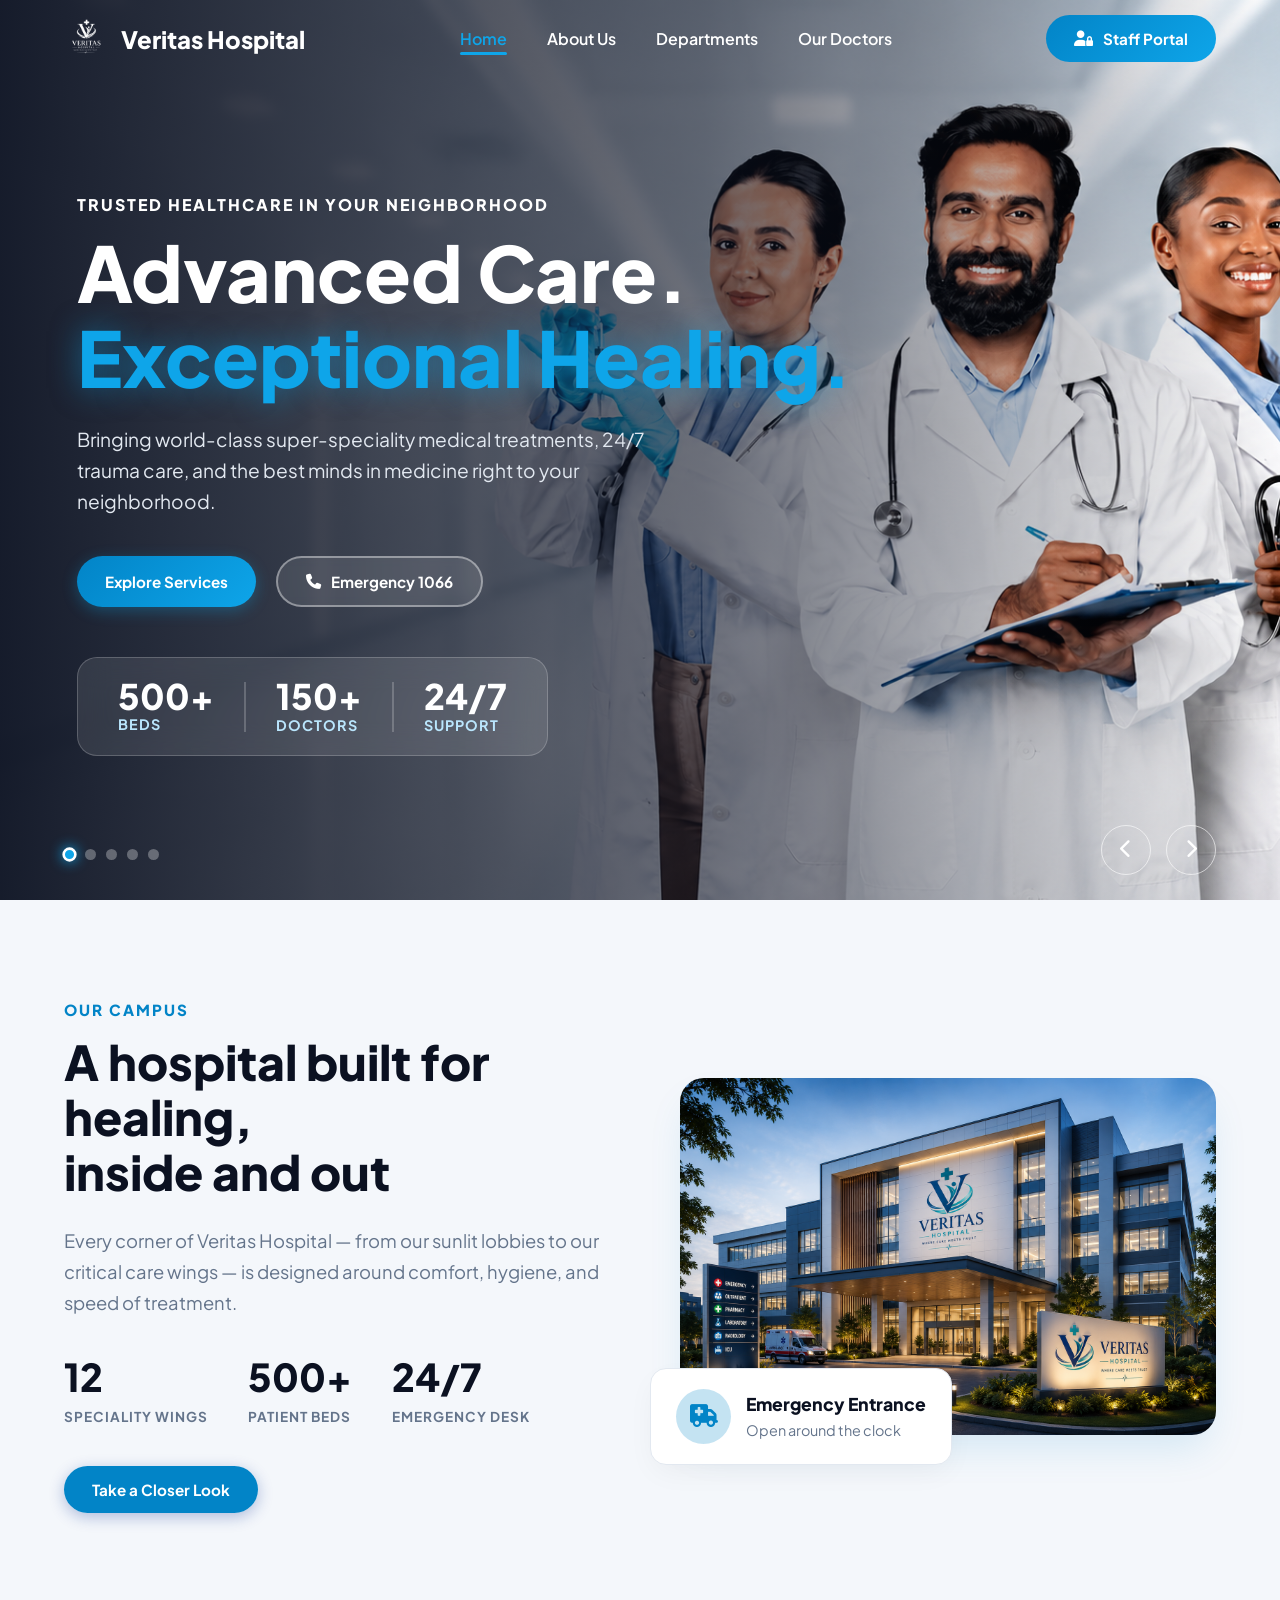
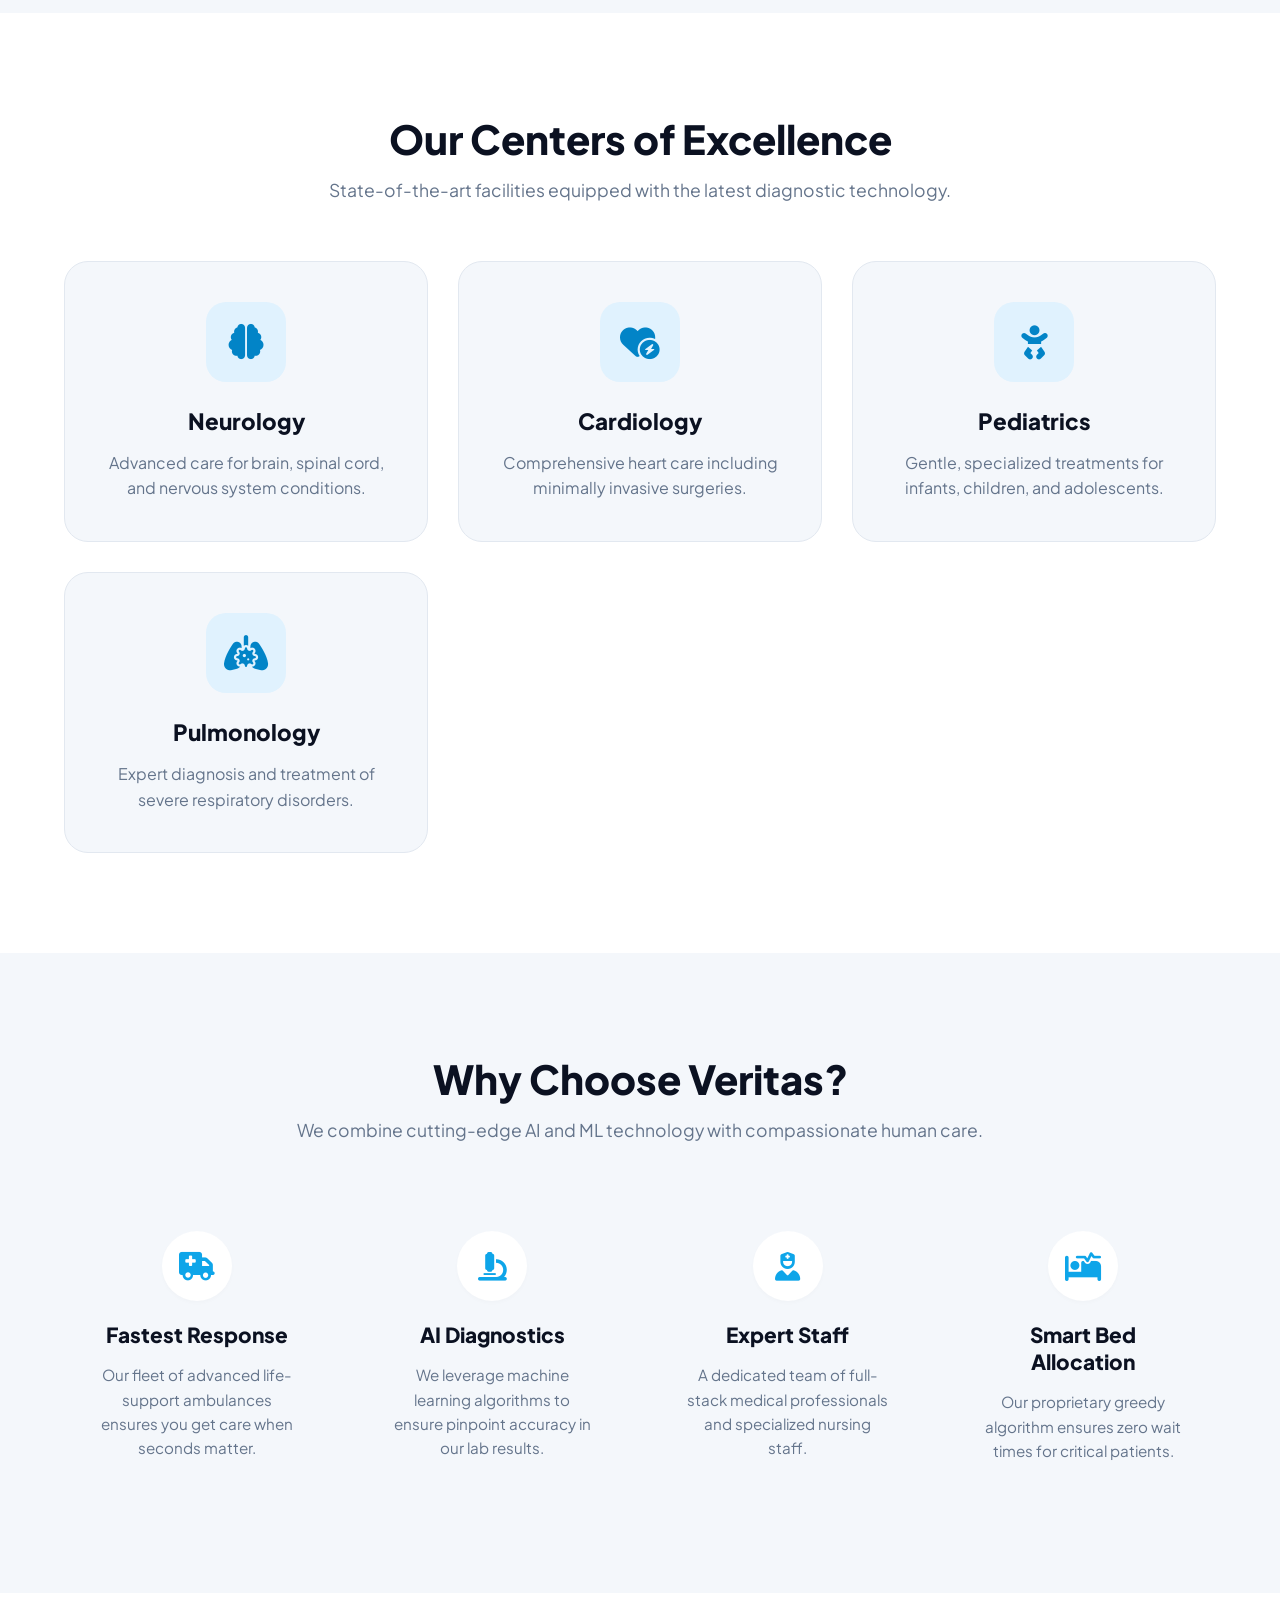
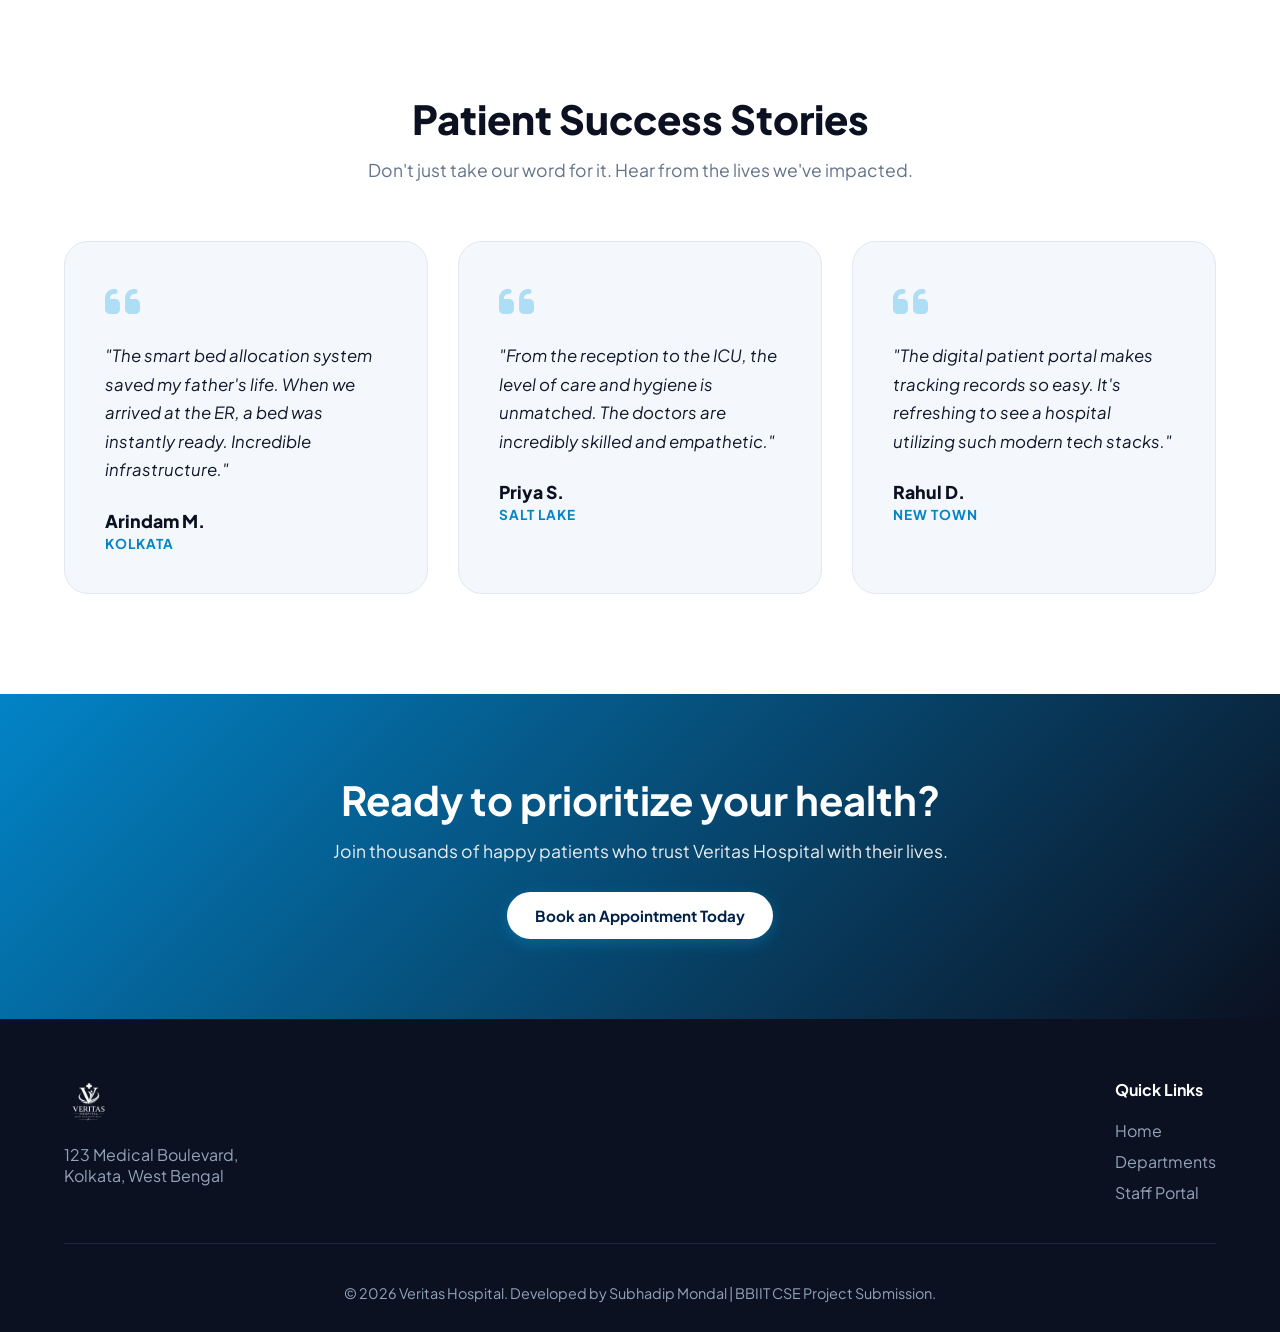
<file: index.html>
<!DOCTYPE html>
<html lang="en">

<head>
    <meta charset="UTF-8">
    <meta name="viewport" content="width=device-width, initial-scale=1.0">
    <title>Veritas Hospital | Premium Healthcare</title>
    <link rel="shortcut icon" type="x-icon" href="logo2.png">
    <link rel="stylesheet" href="style.css?v=campus">
    <link href="https://fonts.googleapis.com/css2?family=Plus+Jakarta+Sans:wght@300;400;600;800&display=swap"
        rel="stylesheet">
    <link rel="stylesheet" href="https://cdnjs.cloudflare.com/ajax/libs/font-awesome/6.4.0/css/all.min.css">
</head>

<body class="public-body">

    <nav class="public-navbar" id="navbar">
        <div class="public-nav-brand">
            <img src="logo2.png" alt="Veritas Logo" class="public-logo">
            Veritas Hospital
        </div>
        <ul class="public-nav-links">
            <li><a href="index.html" class="active-link">Home</a></li>
            <li><a href="about.html">About Us</a></li>
            <li><a href="departments.html">Departments</a></li>
            <li><a href="doctors.html">Our Doctors</a></li>
        </ul>
        <div class="public-nav-actions">
            <a href="login.html" class="btn primary-btn" style="box-shadow: none;">
                <i class="fa-solid fa-user-lock"></i> Staff Portal
            </a>
        </div>
    </nav>

    <section class="hero-slider" id="home">

        <div class="slide active" style="background-image: url('doc.png');">
            <div class="slide-overlay"></div>
            <div class="slide-content">
                <span class="slider-badge">Trusted Healthcare in Your Neighborhood</span>
                <h1>Advanced Care.<br><span class="text-glow">Exceptional Healing.</span></h1>
                <p>Bringing world-class super-speciality medical treatments, 24/7 trauma care, and the best minds in
                    medicine right to your neighborhood.</p>
                <div class="slider-buttons">
                    <a href="#departments" class="btn primary-btn">Explore Services</a>
                    <a href="tel:1066" class="btn outline-btn slider-outline-btn"><i class="fa-solid fa-phone"></i>
                        Emergency 1066</a>
                </div>

                <div class="hero-stats">
                    <div class="stat-item">
                        <h3>500+</h3>
                        <span>Beds</span>
                    </div>
                    <div class="stat-divider"></div>
                    <div class="stat-item">
                        <h3>150+</h3>
                        <span>Doctors</span>
                    </div>
                    <div class="stat-divider"></div>
                    <div class="stat-item">
                        <h3>24/7</h3>
                        <span>Support</span>
                    </div>
                </div>
            </div>
        </div>

        <div class="slide" style="background-image: url('reception.png');">
            <div class="slide-overlay"></div>
            <div class="slide-content">
                <span class="slider-badge">Welcome to Veritas</span>
                <h1>World-Class <br><span class="text-glow">Infrastructure</span></h1>
                <p>Experience healthcare in a modern, hygienic, and comforting environment designed specifically for
                    your fastest recovery.</p>
                <div class="slider-buttons">
                    <a href="#departments" class="btn primary-btn">Explore Services</a>
                </div>
            </div>
        </div>

        <div class="slide" style="background-image: url('icu.png');">
            <div class="slide-overlay"></div>
            <div class="slide-content">
                <span class="slider-badge">24/7 Critical Care</span>
                <h1>High-Tech <br><span class="text-glow">ICU Facilities</span></h1>
                <p>Advanced life support systems and round-the-clock monitoring by expert intensivists to handle any
                    medical emergency.</p>
                <div class="slider-buttons">
                    <a href="departments.html" class="btn primary-btn">View Departments</a>
                </div>
            </div>
        </div>

        <div class="slide" style="background-image: url('operation.png');">
            <div class="slide-overlay"></div>
            <div class="slide-content">
                <span class="slider-badge">Surgical Excellence</span>
                <h1>Advanced <br><span class="text-glow">Operation Theaters</span></h1>
                <p>State-of-the-art, ultra-sterile surgical suites equipped for the most complex and minimally invasive
                    procedures.</p>
                <div class="slider-buttons">
                    <a href="doctors.html" class="btn primary-btn">Meet Our Surgeons</a>
                </div>
            </div>
        </div>

        <div class="slide" style="background-image: url('instument.png');">
            <div class="slide-overlay"></div>
            <div class="slide-content">
                <span class="slider-badge">Precision Diagnostics</span>
                <h1>Modern <br><span class="text-glow">Instruments</span></h1>
                <p>Accurate and rapid diagnostics powered by the latest medical technology and cutting-edge laboratory
                    equipment.</p>
                <div class="slider-buttons">
                    <a href="#departments" class="btn primary-btn">Diagnostic Center</a>
                </div>
            </div>
        </div>

        <div class="slider-controls-wrapper">
            <button class="slider-btn prev-btn"><i class="fa-solid fa-chevron-left"></i></button>
            <button class="slider-btn next-btn"><i class="fa-solid fa-chevron-right"></i></button>
        </div>
        <div class="slider-dots"></div>
    </section>

    <section class="campus-section">
        <div class="campus-container">
            <div class="campus-text reveal">
                <span class="campus-subtitle">Our Campus</span>
                <h2>A hospital built for healing, <br>inside and out</h2>
                <p>Every corner of Veritas Hospital — from our sunlit lobbies to our critical care wings — is designed
                    around comfort, hygiene, and speed of treatment.</p>

                <div class="campus-stats">
                    <div class="c-stat">
                        <h3>12</h3>
                        <span>Speciality Wings</span>
                    </div>
                    <div class="c-stat">
                        <h3>500+</h3>
                        <span>Patient Beds</span>
                    </div>
                    <div class="c-stat">
                        <h3>24/7</h3>
                        <span>Emergency Desk</span>
                    </div>
                </div>

                <a href="about.html" class="btn primary-btn"
                    style="background: linear-gradient(135deg, #0284c7, #0284c7); box-shadow: 0 4px 15px rgba(13, 51, 148, 0.3);">Take
                    a Closer Look</a>
            </div>

            <div class="campus-image-wrapper reveal">
                <img src="1.png" alt="Veritas Hospital Exterior" class="campus-img">

                <div class="floating-badge">
                    <div class="badge-icon"><i class="fa-solid fa-truck-medical"></i></div>
                    <div class="badge-text">
                        <strong>Emergency Entrance</strong>
                        <span>Open around the clock</span>
                    </div>
                </div>
            </div>
        </div>
    </section>

    <section id="departments" class="departments">
        <div class="section-heading reveal">
            <h2>Our Centers of Excellence</h2>
            <p>State-of-the-art facilities equipped with the latest diagnostic technology.</p>
        </div>

        <div class="grid-container">
            <div class="service-card reveal">
                <div class="icon-box"><i class="fa-solid fa-brain"></i></div>
                <h4>Neurology</h4>
                <p>Advanced care for brain, spinal cord, and nervous system conditions.</p>
            </div>

            <div class="service-card reveal">
                <div class="icon-box"><i class="fa-solid fa-heart-circle-bolt"></i></div>
                <h4>Cardiology</h4>
                <p>Comprehensive heart care including minimally invasive surgeries.</p>
            </div>

            <div class="service-card reveal">
                <div class="icon-box"><i class="fa-solid fa-baby"></i></div>
                <h4>Pediatrics</h4>
                <p>Gentle, specialized treatments for infants, children, and adolescents.</p>
            </div>

            <div class="service-card reveal">
                <div class="icon-box"><i class="fa-solid fa-lungs-virus"></i></div>
                <h4>Pulmonology</h4>
                <p>Expert diagnosis and treatment of severe respiratory disorders.</p>
            </div>
        </div>
    </section>

    <section class="why-choose-us">
        <div class="section-heading reveal">
            <h2>Why Choose Veritas?</h2>
            <p>We combine cutting-edge AI and ML technology with compassionate human care.</p>
        </div>
        <div class="feature-flex reveal">
            <div class="feature-block">
                <div class="feature-icon"><i class="fa-solid fa-truck-medical"></i></div>
                <h4>Fastest Response</h4>
                <p>Our fleet of advanced life-support ambulances ensures you get care when seconds matter.</p>
            </div>
            <div class="feature-block">
                <div class="feature-icon"><i class="fa-solid fa-microscope"></i></div>
                <h4>AI Diagnostics</h4>
                <p>We leverage machine learning algorithms to ensure pinpoint accuracy in our lab results.</p>
            </div>
            <div class="feature-block">
                <div class="feature-icon"><i class="fa-solid fa-user-nurse"></i></div>
                <h4>Expert Staff</h4>
                <p>A dedicated team of full-stack medical professionals and specialized nursing staff.</p>
            </div>
            <div class="feature-block">
                <div class="feature-icon"><i class="fa-solid fa-bed-pulse"></i></div>
                <h4>Smart Bed Allocation</h4>
                <p>Our proprietary greedy algorithm ensures zero wait times for critical patients.</p>
            </div>
        </div>
    </section>

    <section class="testimonials">
        <div class="section-heading reveal">
            <h2>Patient Success Stories</h2>
            <p>Don't just take our word for it. Hear from the lives we've impacted.</p>
        </div>
        <div class="testimonial-grid">
            <div class="testimonial-card reveal">
                <i class="fa-solid fa-quote-left quote-icon"></i>
                <p>"The smart bed allocation system saved my father's life. When we arrived at the ER, a bed was
                    instantly ready. Incredible infrastructure."</p>
                <div class="patient-info">
                    <strong>Arindam M.</strong>
                    <span>Kolkata</span>
                </div>
            </div>
            <div class="testimonial-card reveal">
                <i class="fa-solid fa-quote-left quote-icon"></i>
                <p>"From the reception to the ICU, the level of care and hygiene is unmatched. The doctors are
                    incredibly skilled and empathetic."</p>
                <div class="patient-info">
                    <strong>Priya S.</strong>
                    <span>Salt Lake</span>
                </div>
            </div>
            <div class="testimonial-card reveal">
                <i class="fa-solid fa-quote-left quote-icon"></i>
                <p>"The digital patient portal makes tracking records so easy. It's refreshing to see a hospital
                    utilizing such modern tech stacks."</p>
                <div class="patient-info">
                    <strong>Rahul D.</strong>
                    <span>New Town</span>
                </div>
            </div>
        </div>
    </section>

    <section id="about" class="cta-banner reveal">
        <div class="cta-content">
            <h2>Ready to prioritize your health?</h2>
            <p>Join thousands of happy patients who trust Veritas Hospital with their lives.</p>
            <a href="book.html" class="btn primary-btn btn-large" style="background: white; color: #002147;">Book an
                Appointment Today</a>
        </div>
    </section>

    <footer id="contact">
        <div class="footer-grid">
            <div class="footer-brand">
                <img src="logo2.png" alt="Veritas Logo" class="footer-logo">
                <p>123 Medical Boulevard,<br>Kolkata, West Bengal</p>
            </div>
            <div class="footer-links">
                <h4>Quick Links</h4>
                <a href="index.html">Home</a>
                <a href="departments.html">Departments</a>
                <a href="login.html">Staff Portal</a>
            </div>
        </div>
        <div class="footer-bottom">
            <p>&copy; 2026 Veritas Hospital. Developed by Subhadip Mondal | BBIIT CSE Project Submission.</p>
        </div>
    </footer>

    <script src="script.js"></script>
</body>

</html>
</file>
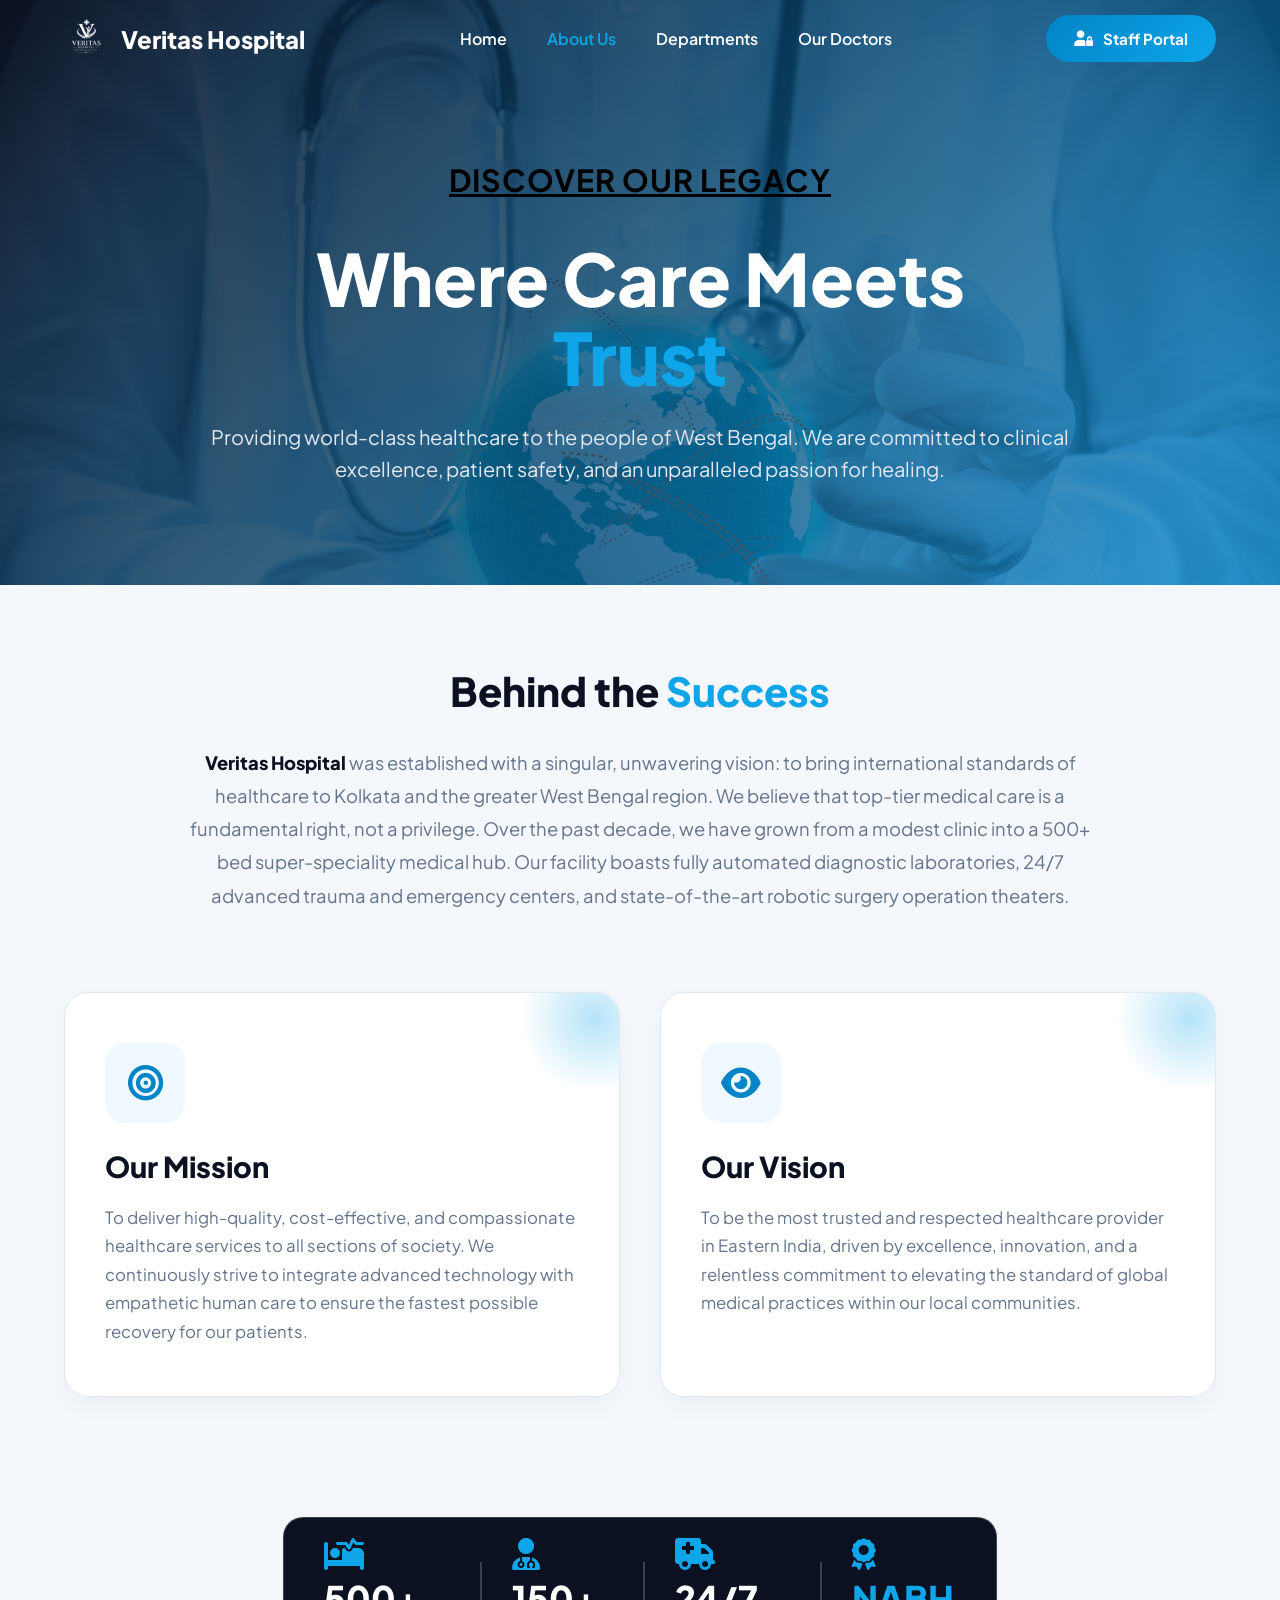
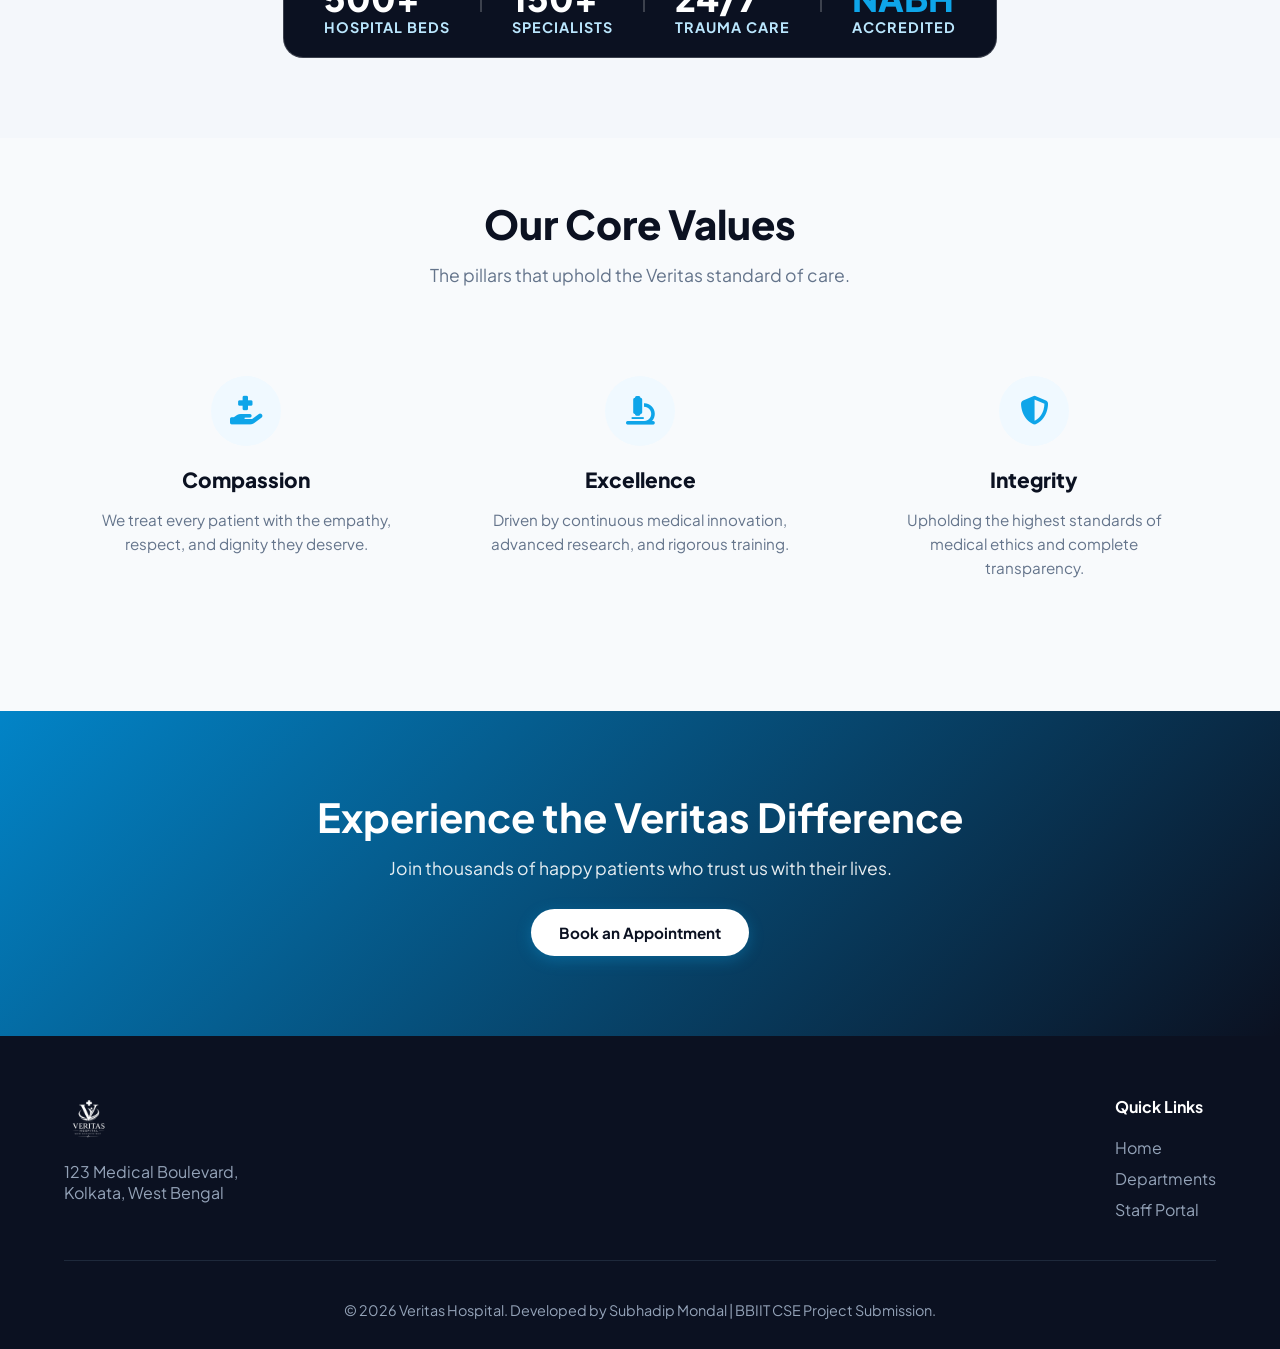
<file: about.html>
<!DOCTYPE html>
<html lang="en">

<head>
    <meta charset="UTF-8">
    <meta name="viewport" content="width=device-width, initial-scale=1.0">
    <title>About Us | Veritas Hospital</title>
    <link rel="shortcut icon" type="x-icon" href="logo2.png">
    <link rel="stylesheet" href="astyle.css">
    <link href="https://fonts.googleapis.com/css2?family=Plus+Jakarta+Sans:wght@300;400;600;800&display=swap"
        rel="stylesheet">
    <link rel="stylesheet" href="https://cdnjs.cloudflare.com/ajax/libs/font-awesome/6.4.0/css/all.min.css">
</head>

<body class="public-body">

    <nav class="public-navbar" id="navbar">
        <div class="public-nav-brand">
            <img src="logo2.png" alt="Veritas Logo" class="public-logo">
            Veritas Hospital
        </div>
        <ul class="public-nav-links">
            <li><a href="index.html">Home</a></li>
            <li><a href="about.html" class="active-link">About Us</a></li>
            <li><a href="departments.html">Departments</a></li>
            <li><a href="doctors.html">Our Doctors</a></li>
        </ul>
        <div class="public-nav-actions">
            <a href="login.html" class="btn primary-btn" style="box-shadow: none;">
                <i class="fa-solid fa-user-lock"></i> Staff Portal
            </a>
        </div>
    </nav>


    <header class="about-hero">
        <div class="about-overlay"></div>
        <div class="about-hero-content reveal">
            <span class="slider-badge"><u>Discover Our Legacy</u><br><br></span>
            <h1>Where Care Meets <br><span class="text-glow">Trust</span></h1>
            <p>Providing world-class healthcare to the people of West Bengal. We are committed to clinical excellence,
                patient safety, and an unparalleled passion for healing.</p>
        </div>
    </header>


    <section class="story-section">
        <div class="story-container reveal">
            <div class="section-heading" style="text-align: center; margin-bottom: 30px;">
                <h2>Behind the <span style="color: var(--brand-accent);">Success</span></h2>
            </div>
            <p class="story-text">
                <strong>Veritas Hospital</strong> was established with a singular, unwavering vision: to bring
                international standards of healthcare to Kolkata and the greater West Bengal region. We believe that
                top-tier medical care is a fundamental right, not a privilege. Over the past decade, we have grown from
                a modest clinic into a 500+ bed super-speciality medical hub. Our facility boasts fully automated
                diagnostic laboratories, 24/7 advanced trauma and emergency centers, and state-of-the-art robotic
                surgery operation theaters.
            </p>
        </div>
    </section>

    <section class="mission-vision-section">
        <div class="mv-grid">
            <div class="mv-card reveal">
                <div class="mv-icon"><i class="fa-solid fa-bullseye"></i></div>
                <h3>Our Mission</h3>
                <p>To deliver high-quality, cost-effective, and compassionate healthcare services to all sections of
                    society. We continuously strive to integrate advanced technology with empathetic human care to
                    ensure the fastest possible recovery for our patients.</p>
            </div>

            <div class="mv-card reveal" style="transition-delay: 0.2s;">
                <div class="mv-icon"><i class="fa-solid fa-eye"></i></div>
                <h3>Our Vision</h3>
                <p>To be the most trusted and respected healthcare provider in Eastern India, driven by excellence,
                    innovation, and a relentless commitment to elevating the standard of global medical practices within
                    our local communities.</p>
            </div>
        </div>
    </section>

    <section class="about-highlights reveal">
        <div class="hero-stats" style="margin: 0 auto; justify-content: center; background: var(--brand-dark);">
            <div class="stat-item">
                <i class="fa-solid fa-bed-pulse stat-icon"></i>
                <h3>500+</h3>
                <span>Hospital Beds</span>
            </div>
            <div class="stat-divider"></div>
            <div class="stat-item">
                <i class="fa-solid fa-user-doctor stat-icon"></i>
                <h3>150+</h3>
                <span>Specialists</span>
            </div>
            <div class="stat-divider"></div>
            <div class="stat-item">
                <i class="fa-solid fa-truck-medical stat-icon"></i>
                <h3>24/7</h3>
                <span>Trauma Care</span>
            </div>
            <div class="stat-divider"></div>
            <div class="stat-item">
                <i class="fa-solid fa-award stat-icon"></i>
                <h3 style="color: var(--brand-accent);">NABH</h3>
                <span>Accredited</span>
            </div>
        </div>
    </section>

    <section class="why-choose-us" style="background: #f8fafc; padding-top: 60px;">
        <div class="section-heading reveal">
            <h2>Our Core Values</h2>
            <p>The pillars that uphold the Veritas standard of care.</p>
        </div>
        <div class="feature-flex reveal">
            <div class="feature-block">
                <div class="feature-icon"><i class="fa-solid fa-hand-holding-medical"></i></div>
                <h4>Compassion</h4>
                <p>We treat every patient with the empathy, respect, and dignity they deserve.</p>
            </div>
            <div class="feature-block">
                <div class="feature-icon"><i class="fa-solid fa-microscope"></i></div>
                <h4>Excellence</h4>
                <p>Driven by continuous medical innovation, advanced research, and rigorous training.</p>
            </div>
            <div class="feature-block">
                <div class="feature-icon"><i class="fa-solid fa-shield-halved"></i></div>
                <h4>Integrity</h4>
                <p>Upholding the highest standards of medical ethics and complete transparency.</p>
            </div>
        </div>
    </section>

    <section id="about" class="cta-banner reveal">
        <div class="cta-content">
            <h2>Experience the Veritas Difference</h2>
            <p>Join thousands of happy patients who trust us with their lives.</p>
            <a href="doctors.html" class="btn primary-btn btn-large" style="background: white; color: #0b1121;">Book an
                Appointment</a>
        </div>
    </section>

    <footer id="contact">
        <div class="footer-grid">
            <div class="footer-brand">
                <img src="logo2.png" alt="Veritas Logo" class="footer-logo">
                <p>123 Medical Boulevard,<br>Kolkata, West Bengal</p>
            </div>
            <div class="footer-links">
                <h4>Quick Links</h4>
                <a href="index.html">Home</a>
                <a href="departments.html">Departments</a>
                <a href="login.html">Staff Portal</a>
            </div>
        </div>
        <div class="footer-bottom">
            <p>&copy; 2026 Veritas Hospital. Developed by Subhadip Mondal | BBIIT CSE Project Submission.</p>
        </div>
    </footer>

    <script src="ascript.js"></script>
</body>

</html>
</file>
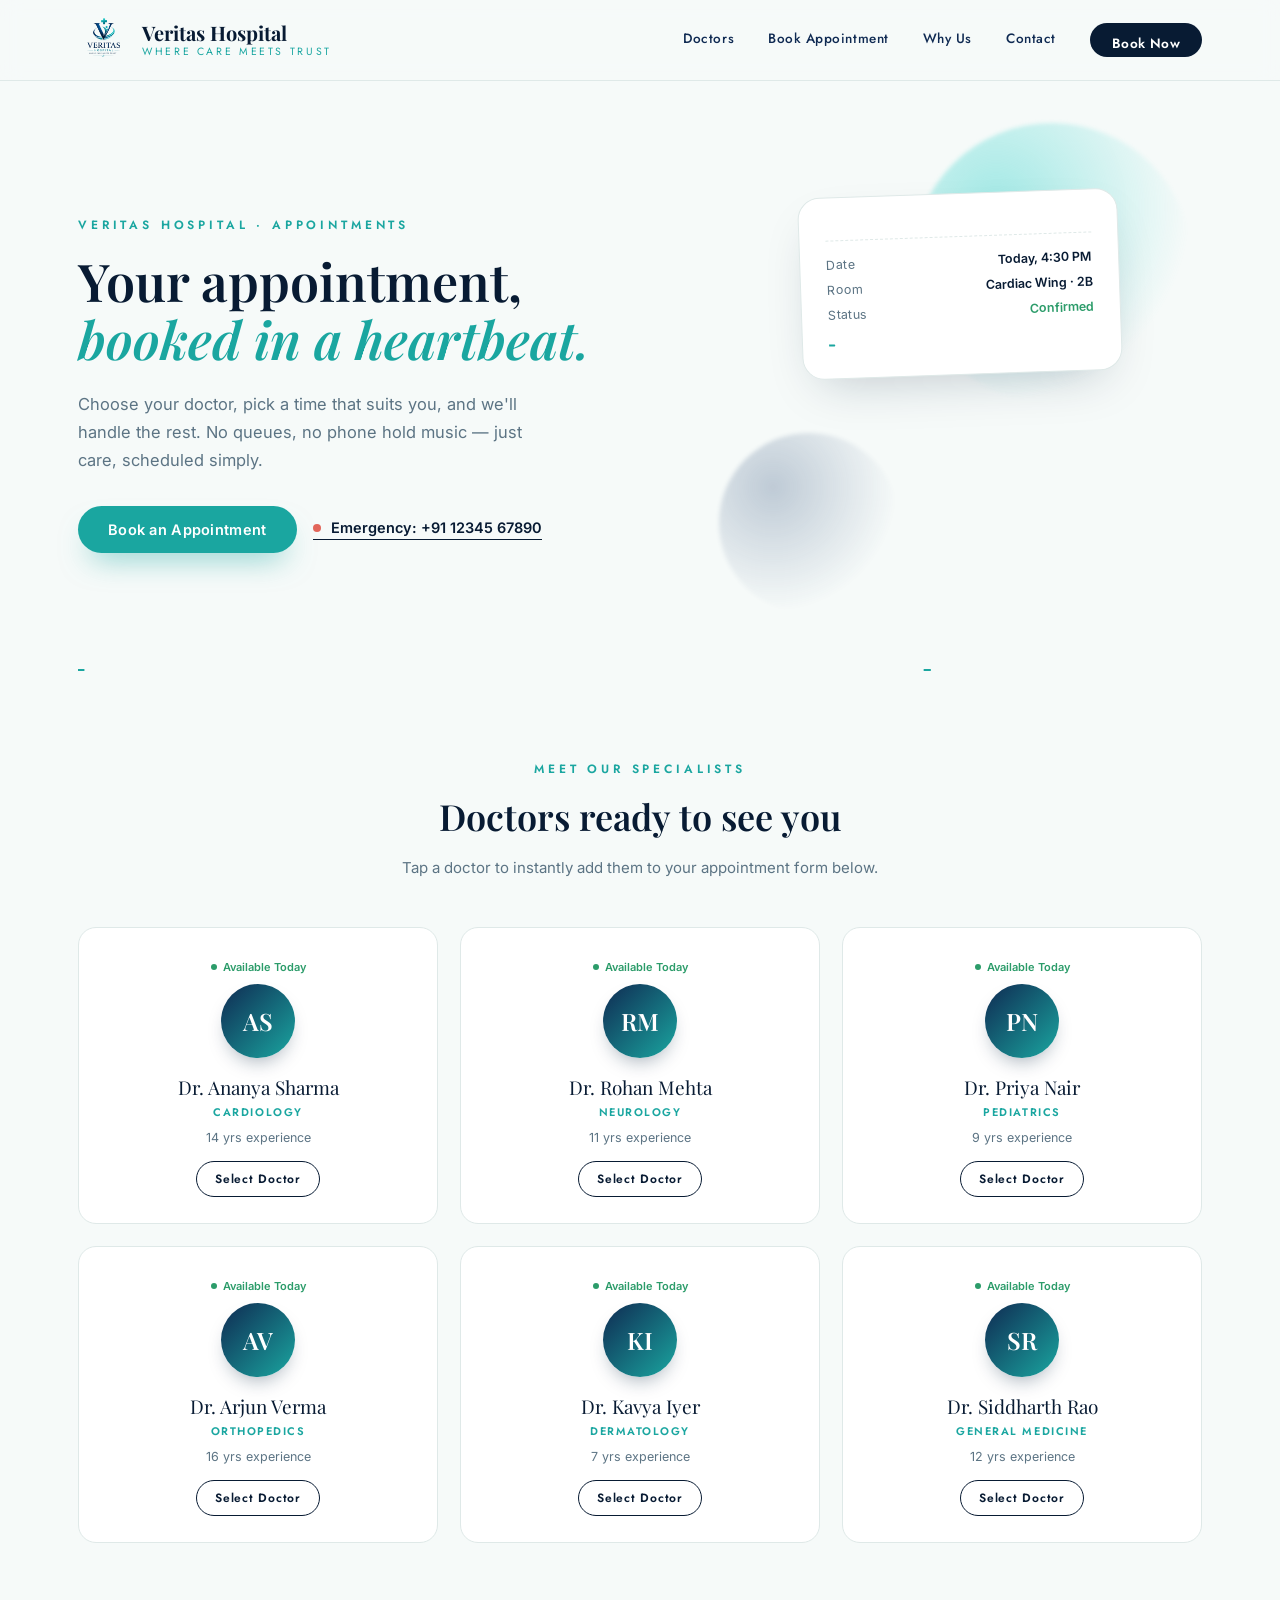
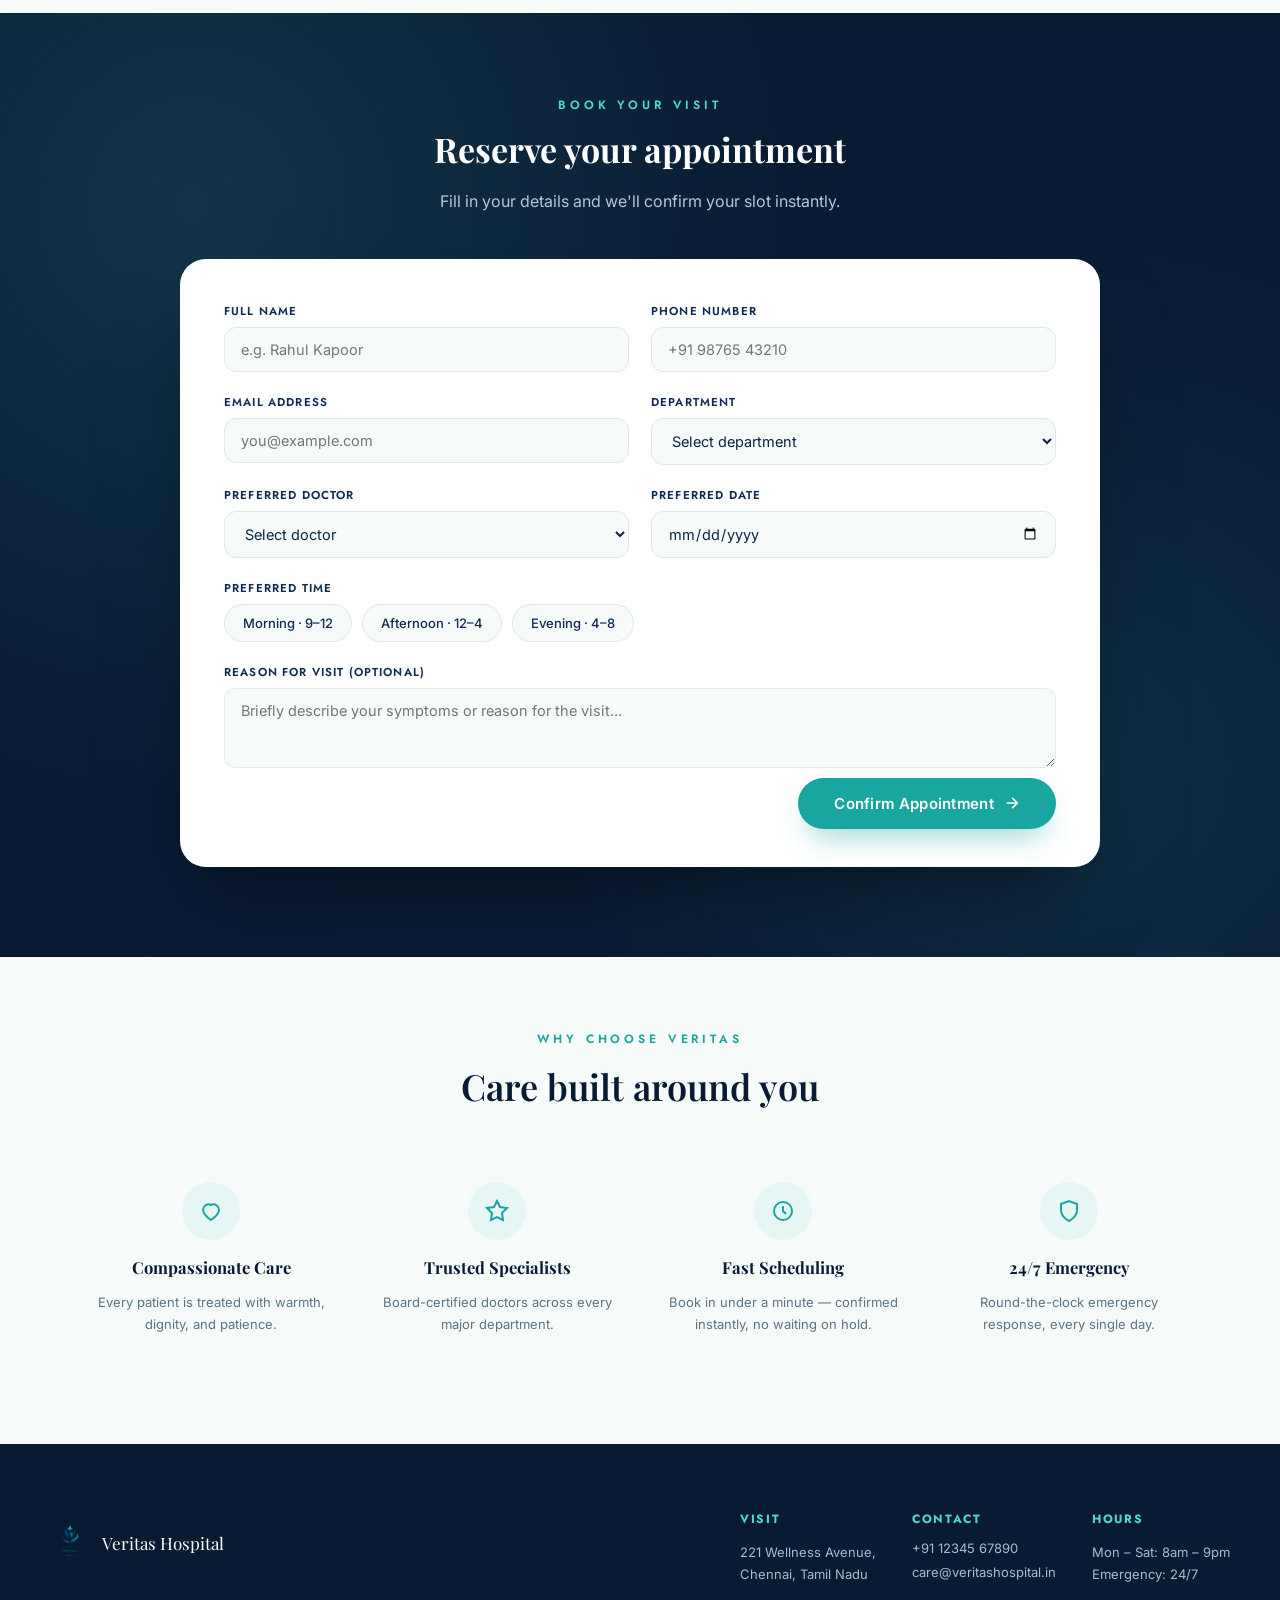
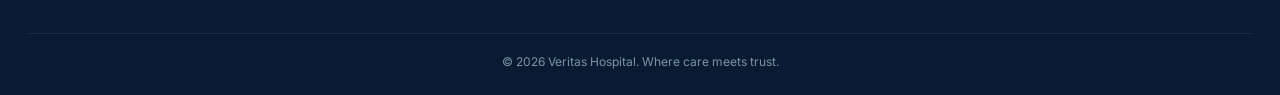
<file: book.html>
<!DOCTYPE html>
<html lang="en">

<head>
    <meta charset="UTF-8">
    <meta name="viewport" content="width=device-width, initial-scale=1.0">
    <title>Veritas Hospital — Book an Appointment</title>
    <link rel="shortcut icon" type="x-icon" href="logo2.png">
    <link rel="preconnect" href="https://fonts.googleapis.com">
    <link
        href="https://fonts.googleapis.com/css2?family=Playfair+Display:ital,wght@0,500;0,600;0,700;1,500&family=Jost:wght@400;500;600&family=Inter:wght@400;500;600&display=swap"
        rel="stylesheet">
    <style>
        :root {
            --navy-deep: #081b33;
            --navy: #0f2a52;
            --navy-soft: #1c3f6e;
            --teal: #1aa6a0;
            --teal-light: #4fd8d2;
            --teal-pale: #e6f6f5;
            --bg: #f6faf9;
            --ink: #0a2540;
            --muted: #5c7484;
            --white: #ffffff;
            --coral: #e2665a;
            --line: #dfe9e8;
            --shadow: 0 20px 50px -20px rgba(10, 37, 64, 0.25);
        }

        * {
            box-sizing: border-box;
        }

        html {
            scroll-behavior: smooth;
        }

        body {
            margin: 0;
            background: var(--bg);
            color: var(--ink);
            font-family: 'Inter', sans-serif;
            overflow-x: hidden;
        }

        h1,
        h2,
        h3 {
            font-family: 'Playfair Display', serif;
            margin: 0;
            color: var(--navy-deep);
        }

        .eyebrow {
            font-family: 'Jost', sans-serif;
            letter-spacing: 0.32em;
            text-transform: uppercase;
            font-size: 12px;
            font-weight: 600;
            color: var(--teal);
        }

        p {
            color: var(--muted);
            line-height: 1.7;
        }

        a {
            text-decoration: none;
        }

        img {
            max-width: 100%;
            display: block;
        }

        button {
            font-family: inherit;
            cursor: pointer;
        }

        .pulse-divider {
            width: 100%;
            height: 34px;
            display: flex;
            align-items: center;
            overflow: hidden;
        }

        .pulse-divider svg {
            width: 100%;
            height: 100%;
        }

        .pulse-line {
            fill: none;
            stroke: var(--teal);
            stroke-width: 2;
            stroke-linecap: round;
            stroke-linejoin: round;
            stroke-dasharray: 6 900;
            stroke-dashoffset: 0;
            animation: drawPulse 3.2s linear infinite;
        }

        @keyframes drawPulse {
            0% {
                stroke-dasharray: 0 900;
            }

            60% {
                stroke-dasharray: 900 900;
            }

            100% {
                stroke-dasharray: 900 0;
            }
        }

        header {
            position: sticky;
            top: 0;
            z-index: 50;
            background: rgba(246, 250, 249, 0.85);
            backdrop-filter: blur(10px);
            border-bottom: 1px solid var(--line);
        }

        .nav-wrap {
            max-width: 1180px;
            margin: 0 auto;
            padding: 14px 28px;
            display: flex;
            align-items: center;
            justify-content: space-between;
        }

        .brand {
            display: flex;
            align-items: center;
            gap: 12px;
        }

        .brand img {
            height: 52px;
            width: auto;
        }

        .brand-name {
            font-family: 'Playfair Display', serif;
            font-size: 20px;
            font-weight: 700;
            color: var(--navy-deep);
            line-height: 1.1;
        }

        .brand-sub {
            font-family: 'Jost', sans-serif;
            font-size: 10.5px;
            letter-spacing: 0.25em;
            color: var(--teal);
            text-transform: uppercase;
        }

        nav.links {
            display: flex;
            gap: 34px;
            align-items: center;
        }

        nav.links a {
            font-family: 'Jost', sans-serif;
            font-size: 13.5px;
            letter-spacing: 0.04em;
            color: var(--navy);
            font-weight: 500;
            position: relative;
            padding-bottom: 4px;
        }

        nav.links a::after {
            content: "";
            position: absolute;
            left: 0;
            bottom: 0;
            width: 0;
            height: 2px;
            background: var(--teal);
            transition: width .3s ease;
        }

        nav.links a:hover::after {
            width: 100%;
        }

        .nav-cta {
            background: var(--navy-deep);
            color: #fff !important;
            padding: 11px 22px;
            border-radius: 999px;
            font-weight: 600 !important;
            letter-spacing: 0.03em !important;
            transition: transform .25s ease, box-shadow .25s ease, background .25s ease;
        }

        .nav-cta::after {
            display: none;
        }

        .nav-cta:hover {
            transform: translateY(-2px);
            background: var(--teal);
            box-shadow: 0 12px 24px -8px rgba(26, 166, 160, 0.55);
        }

        .menu-toggle {
            display: none;
        }

        .hero {
            max-width: 1180px;
            margin: 0 auto;
            padding: 72px 28px 40px;
            display: grid;
            grid-template-columns: 1.1fr 0.9fr;
            gap: 50px;
            align-items: center;
        }

        .hero h1 {
            font-size: 52px;
            line-height: 1.12;
            font-weight: 600;
            margin: 18px 0 22px;
        }

        .hero h1 em {
            font-style: italic;
            color: var(--teal);
            font-weight: 600;
        }

        .hero p.lead {
            font-size: 16.5px;
            max-width: 480px;
            margin-bottom: 32px;
        }

        .hero-ctas {
            display: flex;
            gap: 16px;
            align-items: center;
            flex-wrap: wrap;
        }

        .btn-primary {
            background: var(--teal);
            color: #fff;
            border: none;
            padding: 15px 30px;
            border-radius: 999px;
            font-weight: 600;
            font-size: 14.5px;
            letter-spacing: 0.02em;
            box-shadow: 0 16px 30px -12px rgba(26, 166, 160, 0.55);
            transition: transform .25s ease, box-shadow .25s ease, background .25s ease;
        }

        .btn-primary:hover {
            transform: translateY(-3px);
            background: var(--navy-deep);
            box-shadow: 0 18px 34px -10px rgba(10, 37, 64, 0.45);
        }

        .btn-ghost {
            display: flex;
            align-items: center;
            gap: 10px;
            color: var(--navy-deep);
            font-weight: 600;
            font-size: 14.5px;
            border-bottom: 1px solid var(--navy-deep);
            padding-bottom: 3px;
        }

        .btn-ghost .dot {
            width: 8px;
            height: 8px;
            border-radius: 50%;
            background: var(--coral);
            box-shadow: 0 0 0 0 rgba(226, 102, 90, 0.6);
            animation: ping 1.8s infinite;
        }

        @keyframes ping {
            0% {
                box-shadow: 0 0 0 0 rgba(226, 102, 90, 0.5);
            }

            70% {
                box-shadow: 0 0 0 8px rgba(226, 102, 90, 0);
            }

            100% {
                box-shadow: 0 0 0 0 rgba(226, 102, 90, 0);
            }
        }

        .hero-visual {
            position: relative;
            height: 460px;
        }

        .orb {
            position: absolute;
            border-radius: 50%;
            filter: blur(2px);
            opacity: 0.5;
        }

        .orb1 {
            width: 280px;
            height: 280px;
            background: radial-gradient(circle at 30% 30%, var(--teal-light), transparent 70%);
            top: -30px;
            right: 10px;
            animation: float1 7s ease-in-out infinite;
        }

        .orb2 {
            width: 180px;
            height: 180px;
            background: radial-gradient(circle at 30% 30%, var(--navy-soft), transparent 70%);
            bottom: 0;
            left: 0;
            opacity: 0.25;
            animation: float2 8s ease-in-out infinite;
        }

        @keyframes float1 {

            0%,
            100% {
                transform: translateY(0px);
            }

            50% {
                transform: translateY(18px);
            }
        }

        @keyframes float2 {

            0%,
            100% {
                transform: translateY(0px);
            }

            50% {
                transform: translateY(-14px);
            }
        }

        .ticket {
            position: relative;
            z-index: 2;
            background: var(--white);
            border-radius: 22px;
            box-shadow: var(--shadow);
            padding: 26px 26px 20px;
            width: 320px;
            margin: 40px auto 0;
            transform: rotate(-2deg);
            animation: sway 6s ease-in-out infinite;
            border: 1px solid var(--line);
        }

        @keyframes sway {

            0%,
            100% {
                transform: rotate(-2deg) translateY(0);
            }

            50% {
                transform: rotate(1deg) translateY(-8px);
            }
        }

        .ticket-top {
            display: flex;
            justify-content: space-between;
            align-items: flex-start;
        }

        .ticket-tag {
            font-family: 'Jost', sans-serif;
            font-size: 10px;
            letter-spacing: 0.2em;
            color: var(--teal);
            text-transform: uppercase;
            font-weight: 600;
        }

        .ticket-doc {
            font-family: 'Playfair Display', serif;
            font-size: 19px;
            color: var(--navy-deep);
            margin: 6px 0 2px;
        }

        .ticket-role {
            font-size: 12.5px;
            color: var(--muted);
            margin: 0;
        }

        .ticket-avatar {
            width: 46px;
            height: 46px;
            border-radius: 50%;
            background: linear-gradient(135deg, var(--navy) 0%, var(--teal) 100%);
            display: flex;
            align-items: center;
            justify-content: center;
            color: #fff;
            font-family: 'Playfair Display', serif;
            font-size: 16px;
            font-weight: 600;
            flex-shrink: 0;
        }

        .ticket-divider {
            border: none;
            border-top: 1px dashed var(--line);
            margin: 16px 0;
            position: relative;
        }

        .ticket-divider::before,
        .ticket-divider::after {
            content: "";
            position: absolute;
            top: -8px;
            width: 16px;
            height: 16px;
            border-radius: 50%;
            background: var(--bg);
        }

        .ticket-divider::before {
            left: -38px;
        }

        .ticket-divider::after {
            right: -38px;
        }

        .ticket-row {
            display: flex;
            justify-content: space-between;
            font-size: 12.5px;
            margin-bottom: 10px;
        }

        .ticket-row span:first-child {
            color: var(--muted);
            letter-spacing: 0.03em;
        }

        .ticket-row span:last-child {
            color: var(--navy-deep);
            font-weight: 600;
        }

        .ticket-pulse {
            height: 26px;
            margin-top: 6px;
        }

        .section {
            max-width: 1180px;
            margin: 0 auto;
            padding: 70px 28px;
        }

        .section-head {
            max-width: 620px;
            margin: 0 auto 46px;
            text-align: center;
        }

        .section-head h2 {
            font-size: 36px;
            font-weight: 600;
            margin: 14px 0 12px;
        }

        .section-head p {
            font-size: 15px;
        }

        .doctor-grid {
            display: grid;
            grid-template-columns: repeat(3, 1fr);
            gap: 22px;
        }

        .doctor-card {
            background: var(--white);
            border: 1px solid var(--line);
            border-radius: 18px;
            padding: 26px 22px;
            text-align: center;
            cursor: pointer;
            transition: transform .3s ease, box-shadow .3s ease, border-color .3s ease;
            position: relative;
            overflow: hidden;
        }

        .doctor-card::before {
            content: "";
            position: absolute;
            inset: 0;
            background: linear-gradient(160deg, var(--teal-pale), transparent 60%);
            opacity: 0;
            transition: opacity .3s ease;
        }

        .doctor-card:hover {
            transform: translateY(-6px);
            box-shadow: var(--shadow);
        }

        .doctor-card:hover::before {
            opacity: 1;
        }

        .doctor-card.selected {
            border-color: var(--teal);
            box-shadow: 0 0 0 3px rgba(26, 166, 160, 0.18), var(--shadow);
        }

        .doc-avatar {
            width: 74px;
            height: 74px;
            border-radius: 50%;
            margin: 0 auto 16px;
            background: linear-gradient(135deg, var(--navy) 0%, var(--teal) 100%);
            display: flex;
            align-items: center;
            justify-content: center;
            color: #fff;
            font-family: 'Playfair Display', serif;
            font-size: 24px;
            font-weight: 600;
            position: relative;
            z-index: 1;
            box-shadow: 0 10px 20px -8px rgba(10, 37, 64, 0.4);
        }

        .doc-name {
            font-family: 'Playfair Display', serif;
            font-size: 19px;
            color: var(--navy-deep);
            margin-bottom: 4px;
            position: relative;
            z-index: 1;
        }

        .doc-spec {
            font-family: 'Jost', sans-serif;
            font-size: 11px;
            letter-spacing: 0.14em;
            text-transform: uppercase;
            color: var(--teal);
            font-weight: 600;
            margin-bottom: 10px;
            position: relative;
            z-index: 1;
        }

        .doc-meta {
            font-size: 12.5px;
            color: var(--muted);
            margin-bottom: 16px;
            position: relative;
            z-index: 1;
        }

        .doc-pick {
            font-family: 'Jost', sans-serif;
            font-size: 12px;
            letter-spacing: 0.06em;
            font-weight: 600;
            color: var(--navy-deep);
            border: 1px solid var(--navy-deep);
            padding: 8px 18px;
            border-radius: 999px;
            background: transparent;
            position: relative;
            z-index: 1;
            transition: all .25s ease;
        }

        .doctor-card.selected .doc-pick,
        .doc-pick:hover {
            background: var(--navy-deep);
            color: #fff;
        }

        .availability {
            display: inline-flex;
            align-items: center;
            gap: 6px;
            font-size: 11px;
            color: #2c9c6a;
            font-weight: 600;
            margin-bottom: 10px;
            position: relative;
            z-index: 1;
        }

        .availability .dot {
            width: 6px;
            height: 6px;
            border-radius: 50%;
            background: #2c9c6a;
        }

        .book-section {
            background: var(--navy-deep);
            position: relative;
            padding: 80px 28px 90px;
            overflow: hidden;
        }

        .book-section::before {
            content: "";
            position: absolute;
            inset: 0;
            background: radial-gradient(circle at 15% 20%, rgba(79, 216, 210, 0.14), transparent 45%),
                radial-gradient(circle at 85% 80%, rgba(79, 216, 210, 0.10), transparent 40%);
        }

        .book-wrap {
            max-width: 920px;
            margin: 0 auto;
            position: relative;
            z-index: 2;
        }

        .book-head {
            text-align: center;
            margin-bottom: 44px;
        }

        .book-head .eyebrow {
            color: var(--teal-light);
        }

        .book-head h2 {
            color: #fff;
            font-size: 34px;
            margin-top: 12px;
        }

        .book-head p {
            color: #b9c6d4;
        }

        form#appointmentForm {
            background: var(--white);
            border-radius: 26px;
            padding: 44px 44px 38px;
            box-shadow: 0 40px 80px -30px rgba(0, 0, 0, 0.5);
        }

        .form-row {
            display: grid;
            grid-template-columns: 1fr 1fr;
            gap: 22px;
            margin-bottom: 22px;
        }

        .field {
            display: flex;
            flex-direction: column;
            gap: 8px;
        }

        .field.full {
            grid-column: 1 / -1;
        }

        .field label {
            font-family: 'Jost', sans-serif;
            font-size: 11.5px;
            letter-spacing: 0.1em;
            text-transform: uppercase;
            color: var(--navy);
            font-weight: 600;
        }

        .field input,
        .field select,
        .field textarea {
            border: 1.5px solid var(--line);
            border-radius: 12px;
            padding: 13px 16px;
            font-family: 'Inter', sans-serif;
            font-size: 14.5px;
            color: var(--ink);
            background: var(--bg);
            transition: border-color .25s ease, box-shadow .25s ease, background .25s ease;
        }

        .field input:focus,
        .field select:focus,
        .field textarea:focus {
            outline: none;
            border-color: var(--teal);
            background: #fff;
            box-shadow: 0 0 0 4px rgba(26, 166, 160, 0.13);
        }

        .field textarea {
            resize: vertical;
            min-height: 80px;
        }

        .chip-group {
            display: flex;
            gap: 10px;
            flex-wrap: wrap;
        }

        .chip {
            border: 1.5px solid var(--line);
            background: var(--bg);
            padding: 10px 18px;
            border-radius: 999px;
            font-size: 13px;
            font-weight: 500;
            color: var(--navy);
            transition: all .22s ease;
        }

        .chip:hover {
            border-color: var(--teal);
        }

        .chip.active {
            background: var(--navy-deep);
            border-color: var(--navy-deep);
            color: #fff;
        }

        .selected-doctor-banner {
            display: flex;
            align-items: center;
            gap: 14px;
            background: var(--teal-pale);
            border: 1px solid rgba(26, 166, 160, 0.3);
            border-radius: 14px;
            padding: 14px 18px;
            margin-bottom: 26px;
            font-size: 13.5px;
            color: var(--navy-deep);
            display: none;
        }

        .selected-doctor-banner.show {
            display: flex;
            animation: slideDown .35s ease;
        }

        @keyframes slideDown {
            from {
                opacity: 0;
                transform: translateY(-8px);
            }

            to {
                opacity: 1;
                transform: translateY(0);
            }
        }

        .selected-doctor-banner .mini-avatar {
            width: 34px;
            height: 34px;
            border-radius: 50%;
            background: linear-gradient(135deg, var(--navy), var(--teal));
            display: flex;
            align-items: center;
            justify-content: center;
            color: #fff;
            font-size: 13px;
            font-weight: 600;
            font-family: 'Playfair Display', serif;
            flex-shrink: 0;
        }

        .selected-doctor-banner button {
            margin-left: auto;
            background: none;
            border: none;
            color: var(--navy);
            font-size: 12px;
            text-decoration: underline;
            font-weight: 600;
        }

        .submit-row {
            display: flex;
            align-items: center;
            justify-content: space-between;
            margin-top: 10px;
            flex-wrap: wrap;
            gap: 16px;
        }

        .error-note {
            font-size: 12.5px;
            color: var(--coral);
            font-weight: 500;
            min-height: 16px;
        }

        .btn-submit {
            background: var(--teal);
            color: #fff;
            border: none;
            padding: 16px 36px;
            border-radius: 999px;
            font-weight: 600;
            font-size: 15px;
            letter-spacing: 0.02em;
            display: inline-flex;
            align-items: center;
            gap: 10px;
            box-shadow: 0 16px 30px -12px rgba(26, 166, 160, 0.55);
            transition: transform .25s ease, background .25s ease, box-shadow .25s ease;
        }

        .btn-submit:hover {
            transform: translateY(-3px);
            background: var(--navy-deep);
        }

        .btn-submit svg {
            width: 16px;
            height: 16px;
        }
        .features {
            display: grid;
            grid-template-columns: repeat(4, 1fr);
            gap: 20px;
        }

        .feature {
            text-align: center;
            padding: 26px 16px;
        }

        .feature-icon {
            width: 58px;
            height: 58px;
            border-radius: 50%;
            margin: 0 auto 16px;
            background: var(--teal-pale);
            display: flex;
            align-items: center;
            justify-content: center;
            color: var(--teal);
        }

        .feature h3 {
            font-size: 16.5px;
            margin-bottom: 8px;
            color: var(--navy-deep);
        }

        .feature p {
            font-size: 13px;
        }

        footer {
            background: var(--navy-deep);
            color: #cfd9e1;
            padding: 50px 28px 26px;
        }

        .foot-wrap {
            max-width: 1180px;
            margin: 0 auto;
            display: flex;
            justify-content: space-between;
            flex-wrap: wrap;
            gap: 30px;
        }

        .foot-brand {
            display: flex;
            align-items: center;
            gap: 12px;
        }

        .foot-brand img {
            height: 40px;
        }

        .foot-brand span {
            font-family: 'Playfair Display', serif;
            font-size: 17px;
            color: #fff;
        }

        .foot-links {
            display: flex;
            gap: 36px;
            flex-wrap: wrap;
        }

        .foot-col h4 {
            font-family: 'Jost', sans-serif;
            font-size: 12px;
            letter-spacing: 0.14em;
            text-transform: uppercase;
            color: var(--teal-light);
            margin-bottom: 12px;
        }

        .foot-col p,
        .foot-col a {
            display: block;
            color: #a9bcc9;
            font-size: 13px;
            margin-bottom: 8px;
            text-decoration: none;
        }

        .foot-col a:hover {
            color: #fff;
        }

        .copyright {
            text-align: center;
            font-size: 12px;
            color: #7d93a3;
            margin-top: 40px;
            border-top: 1px solid rgba(255, 255, 255, 0.08);
            padding-top: 20px;
        }

        .modal-overlay {
            position: fixed;
            inset: 0;
            z-index: 100;
            background: rgba(8, 27, 51, 0.55);
            backdrop-filter: blur(4px);
            display: flex;
            align-items: center;
            justify-content: center;
            opacity: 0;
            visibility: hidden;
            transition: opacity .35s ease, visibility .35s ease;
            padding: 20px;
        }

        .modal-overlay.show {
            opacity: 1;
            visibility: visible;
        }

        .confirm-card {
            background: #fff;
            border-radius: 26px;
            width: 100%;
            max-width: 440px;
            padding: 40px 36px 34px;
            text-align: center;
            transform: translateY(40px) scale(0.94);
            opacity: 0;
            transition: transform .45s cubic-bezier(.2, .9, .25, 1.2), opacity .4s ease;
            box-shadow: 0 60px 100px -30px rgba(0, 0, 0, 0.5);
            position: relative;
        }

        .modal-overlay.show .confirm-card {
            transform: translateY(0) scale(1);
            opacity: 1;
        }

        .pulse-check {
            width: 96px;
            height: 96px;
            margin: 0 auto 18px;
        }

        .pulse-check svg {
            width: 100%;
            height: 100%;
        }

        .pc-line {
            fill: none;
            stroke: var(--teal);
            stroke-width: 3;
            stroke-linecap: round;
            stroke-linejoin: round;
            stroke-dasharray: 220;
            stroke-dashoffset: 220;
            animation: pcDraw 1s ease forwards;
        }

        .pc-circle {
            fill: none;
            stroke: var(--teal-pale);
            stroke-width: 3;
        }

        @keyframes pcDraw {
            to {
                stroke-dashoffset: 0;
            }
        }

        .confirm-card h3 {
            font-size: 24px;
            margin-bottom: 8px;
        }

        .confirm-card>p.sub {
            font-size: 13.5px;
            margin-bottom: 22px;
        }

        .ref-code {
            font-family: 'Jost', sans-serif;
            letter-spacing: 0.1em;
            font-weight: 600;
            color: var(--teal);
            font-size: 13px;
            background: var(--teal-pale);
            display: inline-block;
            padding: 6px 14px;
            border-radius: 999px;
            margin-bottom: 20px;
        }

        .confirm-details {
            background: var(--bg);
            border-radius: 16px;
            padding: 18px 20px;
            text-align: left;
            margin-bottom: 24px;
        }

        .confirm-details .row {
            display: flex;
            justify-content: space-between;
            font-size: 13.5px;
            padding: 7px 0;
            border-bottom: 1px dashed var(--line);
        }

        .confirm-details .row:last-child {
            border-bottom: none;
        }

        .confirm-details .row span:first-child {
            color: var(--muted);
        }

        .confirm-details .row span:last-child {
            color: var(--navy-deep);
            font-weight: 600;
            text-align: right;
        }

        .confirm-actions {
            display: flex;
            gap: 12px;
        }

        .confirm-actions button {
            flex: 1;
            padding: 13px;
            border-radius: 999px;
            font-weight: 600;
            font-size: 13.5px;
            border: none;
        }

        .btn-close {
            background: var(--bg);
            color: var(--navy-deep);
            border: 1px solid var(--line) !important;
        }

        .btn-another {
            background: var(--navy-deep);
            color: #fff;
            transition: background .25s ease;
        }

        .btn-another:hover {
            background: var(--teal);
        }

        @media (max-width: 920px) {
            .hero {
                grid-template-columns: 1fr;
                padding-top: 44px;
            }

            .hero-visual {
                order: -1;
                height: 340px;
            }

            .hero h1 {
                font-size: 38px;
            }

            .doctor-grid {
                grid-template-columns: repeat(2, 1fr);
            }

            .features {
                grid-template-columns: repeat(2, 1fr);
            }

            nav.links {
                display: none;
            }

            form#appointmentForm {
                padding: 30px 22px;
            }

            .form-row {
                grid-template-columns: 1fr;
            }
        }

        @media (max-width: 560px) {
            .doctor-grid {
                grid-template-columns: 1fr;
            }

            .nav-wrap {
                padding: 12px 18px;
            }

            .brand img {
                height: 42px;
            }

            .section {
                padding: 54px 18px;
            }
        }

        @media (prefers-reduced-motion: reduce) {
            * {
                animation-duration: 0.001ms !important;
                animation-iteration-count: 1 !important;
                transition-duration: 0.001ms !important;
            }
        }
    </style>
</head>

<body>

    <header>
        <div class="nav-wrap">
            <div class="brand">
                <img src="[data-uri]"
                    alt="Veritas Hospital logo">
                <div>
                    <div class="brand-name">Veritas Hospital</div>
                    <div class="brand-sub">Where Care Meets Trust</div>
                </div>
            </div>
            <nav class="links">
                <a href="#doctors">Doctors</a>
                <a href="#book">Book Appointment</a>
                <a href="#why">Why Us</a>
                <a href="#contact">Contact</a>
                <a href="#book" class="nav-cta">Book Now</a>
            </nav>
        </div>
    </header>

    <section class="hero">
        <div>
            <span class="eyebrow">Veritas Hospital · Appointments</span>
            <h1>Your appointment,<br><em>booked in a heartbeat.</em></h1>
            <p class="lead">Choose your doctor, pick a time that suits you, and we'll handle the rest. No queues, no
                phone hold music — just care, scheduled simply.</p>
            <div class="hero-ctas">
                <button class="btn-primary"
                    onclick="document.getElementById('book').scrollIntoView({behavior:'smooth'})">Book an
                    Appointment</button>
                <a href="tel:+911234567890" class="btn-ghost"><span class="dot"></span> Emergency: +91 12345 67890</a>
            </div>
        </div>
        <div class="hero-visual">
            <div class="orb orb1"></div>
            <div class="orb orb2"></div>
            <div class="ticket">
                <hr class="ticket-divider">
                <div class="ticket-row"><span>Date</span><span>Today, 4:30 PM</span></div>
                <div class="ticket-row"><span>Room</span><span>Cardiac Wing · 2B</span></div>
                <div class="ticket-row"><span>Status</span><span style="color:#2c9c6a">Confirmed</span></div>
                <div class="ticket-pulse pulse-divider">
                    <svg viewBox="0 0 300 26" preserveAspectRatio="none">
                        <path class="pulse-line" d="M0,13 L60,13 L75,3 L90,23 L105,13 L300,13" />
                    </svg>
                </div>
            </div>
        </div>
    </section>

    <div class="pulse-divider" style="max-width:1180px; margin:0 auto; padding:0 28px;">
        <svg viewBox="0 0 1180 34" preserveAspectRatio="none">
            <path class="pulse-line" d="M0,17 L520,17 L545,4 L570,30 L595,17 L1180,17" />
        </svg>
    </div>
    <section class="section" id="doctors">
        <div class="section-head">
            <span class="eyebrow">Meet Our Specialists</span>
            <h2>Doctors ready to see you</h2>
            <p>Tap a doctor to instantly add them to your appointment form below.</p>
        </div>
        <div class="doctor-grid" id="doctorGrid">
        </div>
    </section>
    <section class="book-section" id="book">
        <div class="book-wrap">
            <div class="book-head">
                <span class="eyebrow">Book Your Visit</span>
                <h2>Reserve your appointment</h2>
                <p>Fill in your details and we'll confirm your slot instantly.</p>
            </div>

            <form id="appointmentForm" novalidate>

                <div class="selected-doctor-banner" id="selectedDoctorBanner">
                    <div class="mini-avatar" id="bannerAvatar"></div>
                    <div>
                        <strong id="bannerName"></strong><br>
                        <span id="bannerSpec" style="color:var(--muted); font-size:12.5px;"></span>
                    </div>
                    <button type="button" id="clearDoctorBtn">Change</button>
                </div>

                <div class="form-row">
                    <div class="field">
                        <label for="patientName">Full Name</label>
                        <input type="text" id="patientName" name="patientName" placeholder="e.g. Rahul Kapoor" required>
                    </div>
                    <div class="field">
                        <label for="patientPhone">Phone Number</label>
                        <input type="tel" id="patientPhone" name="patientPhone" placeholder="+91 98765 43210" required>
                    </div>
                </div>

                <div class="form-row">
                    <div class="field">
                        <label for="patientEmail">Email Address</label>
                        <input type="email" id="patientEmail" name="patientEmail" placeholder="you@example.com"
                            required>
                    </div>
                    <div class="field">
                        <label for="department">Department</label>
                        <select id="department" name="department" required>
                            <option value="" disabled selected>Select department</option>
                            <option>Cardiology</option>
                            <option>Neurology</option>
                            <option>Pediatrics</option>
                            <option>Orthopedics</option>
                            <option>Dermatology</option>
                            <option>General Medicine</option>
                        </select>
                    </div>
                </div>

                <div class="form-row">
                    <div class="field">
                        <label for="doctorSelect">Preferred Doctor</label>
                        <select id="doctorSelect" name="doctorSelect" required>
                            <option value="" disabled selected>Select doctor</option>
                        </select>
                    </div>
                    <div class="field">
                        <label for="apptDate">Preferred Date</label>
                        <input type="date" id="apptDate" name="apptDate" required>
                    </div>
                </div>

                <div class="field full" style="margin-bottom:22px;">
                    <label>Preferred Time</label>
                    <div class="chip-group" id="timeChips">
                        <button type="button" class="chip" data-time="9:00 AM – 12:00 PM">Morning · 9–12</button>
                        <button type="button" class="chip" data-time="12:00 PM – 4:00 PM">Afternoon · 12–4</button>
                        <button type="button" class="chip" data-time="4:00 PM – 8:00 PM">Evening · 4–8</button>
                    </div>
                </div>

                <div class="field full" style="margin-bottom:8px;">
                    <label for="notes">Reason for Visit (optional)</label>
                    <textarea id="notes" name="notes"
                        placeholder="Briefly describe your symptoms or reason for the visit..."></textarea>
                </div>

                <div class="submit-row">
                    <div class="error-note" id="errorNote"></div>
                    <button type="submit" class="btn-submit">
                        Confirm Appointment
                        <svg viewBox="0 0 24 24" fill="none" stroke="currentColor" stroke-width="2.4"
                            stroke-linecap="round">
                            <path d="M5 12h14M13 5l7 7-7 7" />
                        </svg>
                    </button>
                </div>
            </form>
        </div>
    </section>
    <section class="section" id="why">
        <div class="section-head">
            <span class="eyebrow">Why Choose Veritas</span>
            <h2>Care built around you</h2>
        </div>
        <div class="features">
            <div class="feature">
                <div class="feature-icon"><svg width="24" height="24" viewBox="0 0 24 24" fill="none"
                        stroke="currentColor" stroke-width="2">
                        <path
                            d="M12 21c-4.5-3-8-6.5-8-10.5A5.5 5.5 0 0 1 12 6a5.5 5.5 0 0 1 8 4.5c0 4-3.5 7.5-8 10.5z" />
                    </svg></div>
                <h3>Compassionate Care</h3>
                <p>Every patient is treated with warmth, dignity, and patience.</p>
            </div>
            <div class="feature">
                <div class="feature-icon"><svg width="24" height="24" viewBox="0 0 24 24" fill="none"
                        stroke="currentColor" stroke-width="2">
                        <path d="M12 2l3 6 7 1-5 5 1 7-6-3-6 3 1-7-5-5 7-1z" />
                    </svg></div>
                <h3>Trusted Specialists</h3>
                <p>Board-certified doctors across every major department.</p>
            </div>
            <div class="feature">
                <div class="feature-icon"><svg width="24" height="24" viewBox="0 0 24 24" fill="none"
                        stroke="currentColor" stroke-width="2">
                        <circle cx="12" cy="12" r="9" />
                        <path d="M12 7v5l3 3" />
                    </svg></div>
                <h3>Fast Scheduling</h3>
                <p>Book in under a minute — confirmed instantly, no waiting on hold.</p>
            </div>
            <div class="feature">
                <div class="feature-icon"><svg width="24" height="24" viewBox="0 0 24 24" fill="none"
                        stroke="currentColor" stroke-width="2">
                        <path d="M12 22s8-4 8-11V5l-8-3-8 3v6c0 7 8 11 8 11z" />
                    </svg></div>
                <h3>24/7 Emergency</h3>
                <p>Round-the-clock emergency response, every single day.</p>
            </div>
        </div>
    </section>
    <footer id="contact">
        <div class="foot-wrap">
            <div class="foot-brand">
                <img src="[data-uri]"
                    alt="Veritas Hospital">
                <span>Veritas Hospital</span>
            </div>
            <div class="foot-links">
                <div class="foot-col">
                    <h4>Visit</h4>
                    <p>221 Wellness Avenue,<br>Chennai, Tamil Nadu</p>
                </div>
                <div class="foot-col">
                    <h4>Contact</h4>
                    <a href="tel:+911234567890">+91 12345 67890</a>
                    <a href="mailto:care@veritashospital.in">care@veritashospital.in</a>
                </div>
                <div class="foot-col">
                    <h4>Hours</h4>
                    <p>Mon – Sat: 8am – 9pm<br>Emergency: 24/7</p>
                </div>
            </div>
        </div>
        <div class="copyright">© 2026 Veritas Hospital. Where care meets trust.</div>
    </footer>
    <div class="modal-overlay" id="modalOverlay">
        <div class="confirm-card">
            <div class="pulse-check">
                <svg viewBox="0 0 100 100">
                    <circle class="pc-circle" cx="50" cy="50" r="44" />
                    <path class="pc-line" d="M20,52 L38,52 L45,38 L55,64 L62,52 L80,52" />
                </svg>
            </div>
            <h3>Appointment Confirmed!</h3>
            <p class="sub">A confirmation has been sent to your email &amp; phone.</p>
            <div class="ref-code" id="refCode">REF: VRH-000000</div>
            <div class="confirm-details" id="confirmDetails"></div>
            <div class="confirm-actions">
                <button type="button" class="btn-close" id="closeModalBtn">Close</button>
                <button type="button" class="btn-another" id="bookAnotherBtn">Book Another</button>
            </div>
        </div>
    </div>

    <script src="bscript.js"></script>
</body>

</html>
</file>
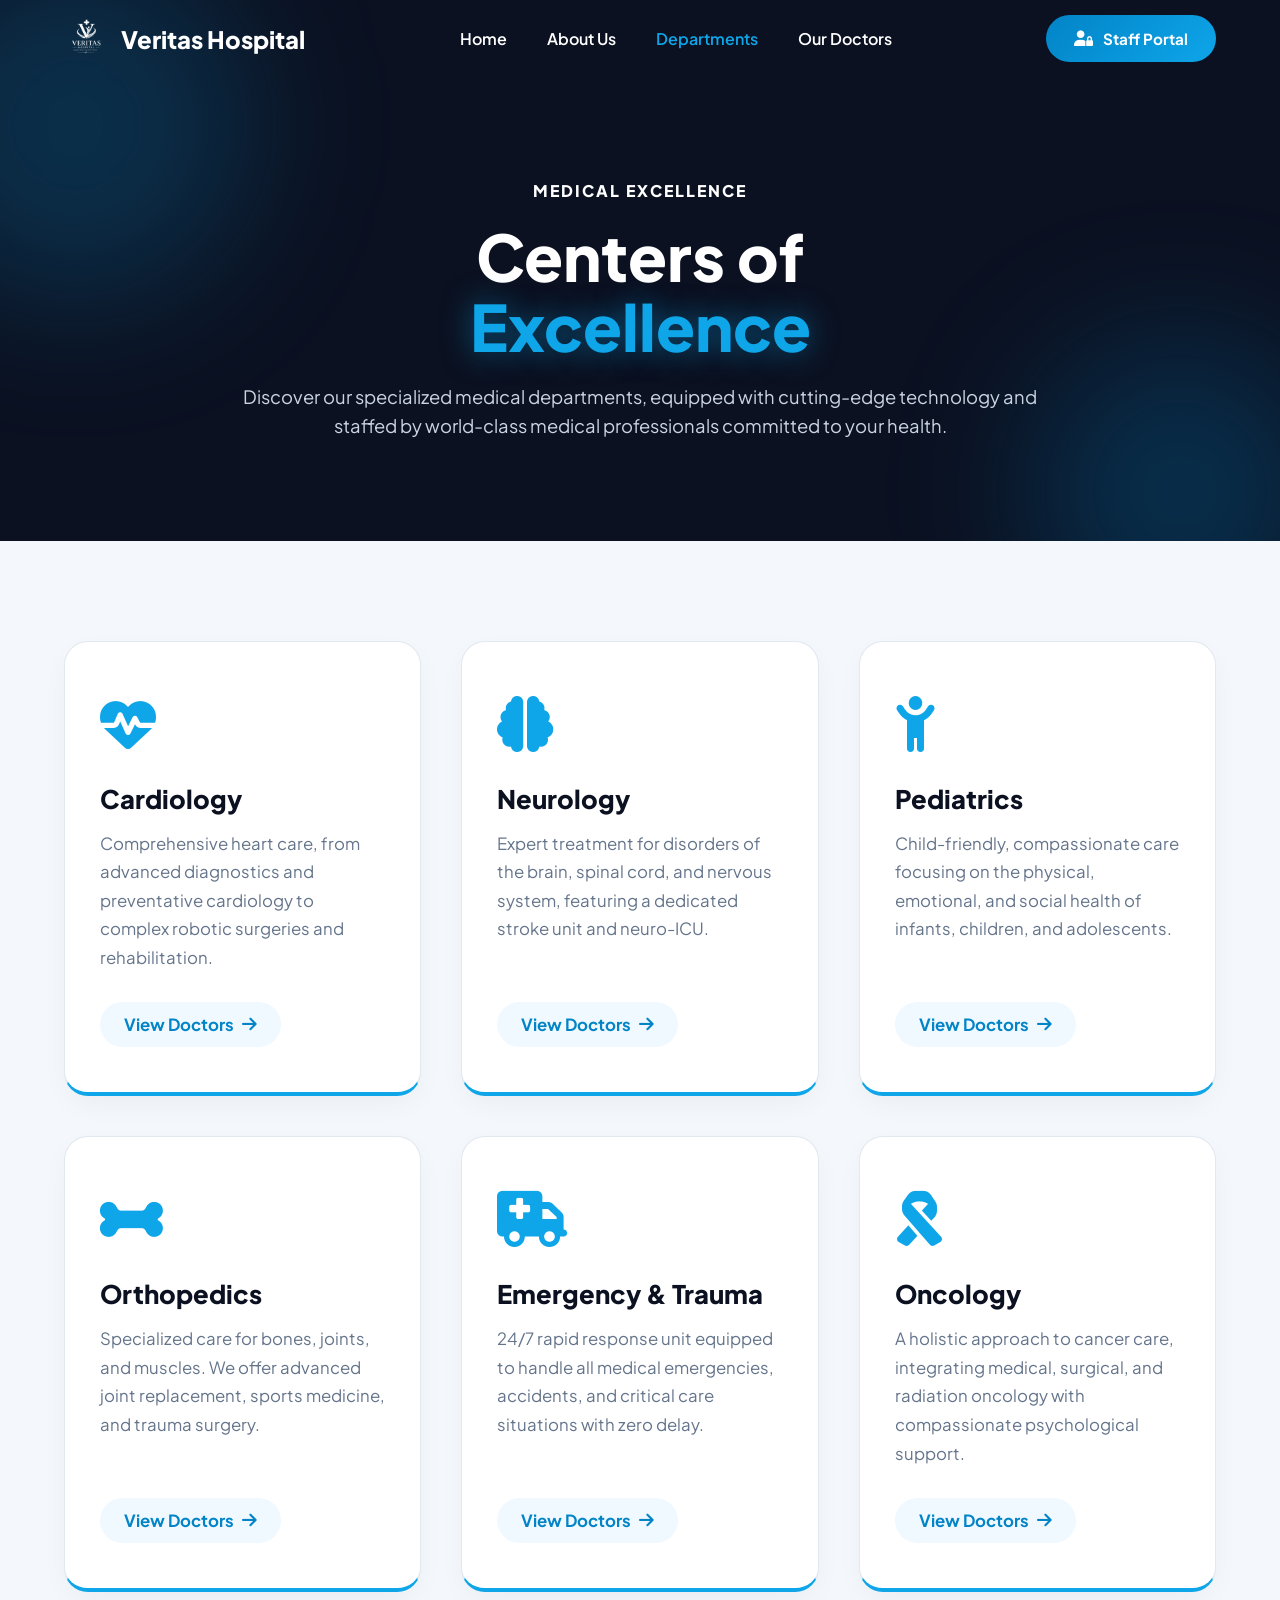
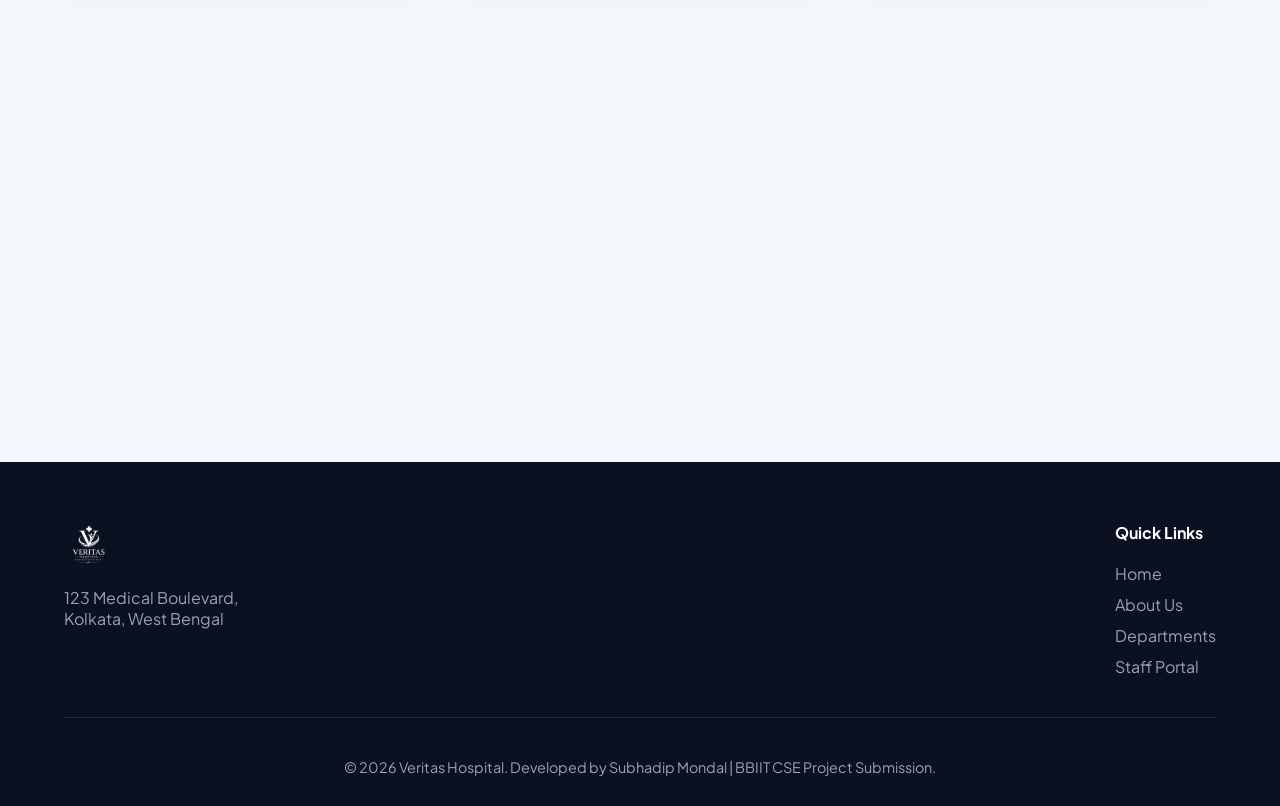
<file: departments.html>
<!DOCTYPE html>
<html lang="en">

<head>
    <meta charset="UTF-8">
    <meta name="viewport" content="width=device-width, initial-scale=1.0">
    <title>Departments | Veritas Hospital</title>
    <link rel="shortcut icon" type="x-icon" href="logo2.png">
    <link rel="stylesheet" href="dstyle.css">
    <link href="https://fonts.googleapis.com/css2?family=Plus+Jakarta+Sans:wght@300;400;600;800&display=swap"
        rel="stylesheet">
    <link rel="stylesheet" href="https://cdnjs.cloudflare.com/ajax/libs/font-awesome/6.4.0/css/all.min.css">
</head>

<body class="public-body">

    <nav class="public-navbar" id="navbar">
        <div class="public-nav-brand">
            <img src="logo2.png" alt="Veritas Logo" class="public-logo">
            Veritas Hospital
        </div>
        <ul class="public-nav-links">
            <li><a href="index.html">Home</a></li>
            <li><a href="about.html">About Us</a></li>
            <li><a href="departments.html" class="active-link">Departments</a></li>
            <li><a href="doctors.html">Our Doctors</a></li>
        </ul>
        <div class="public-nav-actions">
            <a href="login.html" class="btn primary-btn" style="box-shadow: none;">
                <i class="fa-solid fa-user-lock"></i> Staff Portal
            </a>
        </div>
    </nav>

    <header class="dept-hero">
        <div class="glow-orb orb-1"></div>
        <div class="glow-orb orb-2"></div>

        <div class="dept-hero-content reveal">
            <span class="slider-badge">Medical Excellence</span>
            <h1>Centers of <br><span class="text-glow">Excellence</span></h1>
            <p>Discover our specialized medical departments, equipped with cutting-edge technology and staffed by
                world-class medical professionals committed to your health.</p>
        </div>
    </header>

    <section class="departments-page-section">
        <div class="dept-grid" id="staggered-grid">

            <div class="dept-card reveal">
                <div class="dept-card-inner">
                    <div class="dept-icon"><i class="fa-solid fa-heart-pulse"></i></div>
                    <h3 class="dept-title">Cardiology</h3>
                    <p class="dept-desc">Comprehensive heart care, from advanced diagnostics and preventative cardiology
                        to complex robotic surgeries and rehabilitation.</p>
                    <a href="doctors.html" class="dept-link">View Doctors <i class="fa-solid fa-arrow-right"></i></a>
                </div>
            </div>

            <div class="dept-card reveal">
                <div class="dept-card-inner">
                    <div class="dept-icon"><i class="fa-solid fa-brain"></i></div>
                    <h3 class="dept-title">Neurology</h3>
                    <p class="dept-desc">Expert treatment for disorders of the brain, spinal cord, and nervous system,
                        featuring a dedicated stroke unit and neuro-ICU.</p>
                    <a href="doctors.html" class="dept-link">View Doctors <i class="fa-solid fa-arrow-right"></i></a>
                </div>
            </div>

            <div class="dept-card reveal">
                <div class="dept-card-inner">
                    <div class="dept-icon"><i class="fa-solid fa-child-reaching"></i></div>
                    <h3 class="dept-title">Pediatrics</h3>
                    <p class="dept-desc">Child-friendly, compassionate care focusing on the physical, emotional, and
                        social health of infants, children, and adolescents.</p>
                    <a href="doctors.html" class="dept-link">View Doctors <i class="fa-solid fa-arrow-right"></i></a>
                </div>
            </div>

            <div class="dept-card reveal">
                <div class="dept-card-inner">
                    <div class="dept-icon"><i class="fa-solid fa-bone"></i></div>
                    <h3 class="dept-title">Orthopedics</h3>
                    <p class="dept-desc">Specialized care for bones, joints, and muscles. We offer advanced joint
                        replacement, sports medicine, and trauma surgery.</p>
                    <a href="doctors.html" class="dept-link">View Doctors <i class="fa-solid fa-arrow-right"></i></a>
                </div>
            </div>

            <div class="dept-card reveal">
                <div class="dept-card-inner">
                    <div class="dept-icon"><i class="fa-solid fa-truck-medical"></i></div>
                    <h3 class="dept-title">Emergency & Trauma</h3>
                    <p class="dept-desc">24/7 rapid response unit equipped to handle all medical emergencies, accidents,
                        and critical care situations with zero delay.</p>
                    <a href="doctors.html" class="dept-link">View Doctors <i class="fa-solid fa-arrow-right"></i></a>
                </div>
            </div>

            <div class="dept-card reveal">
                <div class="dept-card-inner">
                    <div class="dept-icon"><i class="fa-solid fa-ribbon"></i></div>
                    <h3 class="dept-title">Oncology</h3>
                    <p class="dept-desc">A holistic approach to cancer care, integrating medical, surgical, and
                        radiation oncology with compassionate psychological support.</p>
                    <a href="doctors.html" class="dept-link">View Doctors <i class="fa-solid fa-arrow-right"></i></a>
                </div>
            </div>

        </div>
    </section>

    <section class="dept-support-banner reveal">
        <div class="dept-support-content">
            <h2>Need Help Choosing the Right Department?</h2>
            <p>Our triage nurses and support staff are available 24/7 to guide you to the appropriate specialist.</p>
            <a href="#contact" class="btn primary-btn" style="background: white; color: var(--brand-dark);"><i
                    class="fa-solid fa-phone"></i> Contact Support</a>
        </div>
    </section>

    <footer id="contact">
        <div class="footer-grid">
            <div class="footer-brand">
                <img src="logo2.png" alt="Veritas Logo" class="footer-logo">
                <p>123 Medical Boulevard,<br>Kolkata, West Bengal</p>
            </div>
            <div class="footer-links">
                <h4>Quick Links</h4>
                <a href="index.html">Home</a>
                <a href="about.html">About Us</a>
                <a href="departments.html">Departments</a>
                <a href="login.html">Staff Portal</a>
            </div>
        </div>
        <div class="footer-bottom">
            <p>&copy; 2026 Veritas Hospital. Developed by Subhadip Mondal | BBIIT CSE Project Submission.</p>
        </div>
    </footer>

    <script src="dscript.js"></script>
</body>

</html>
</file>
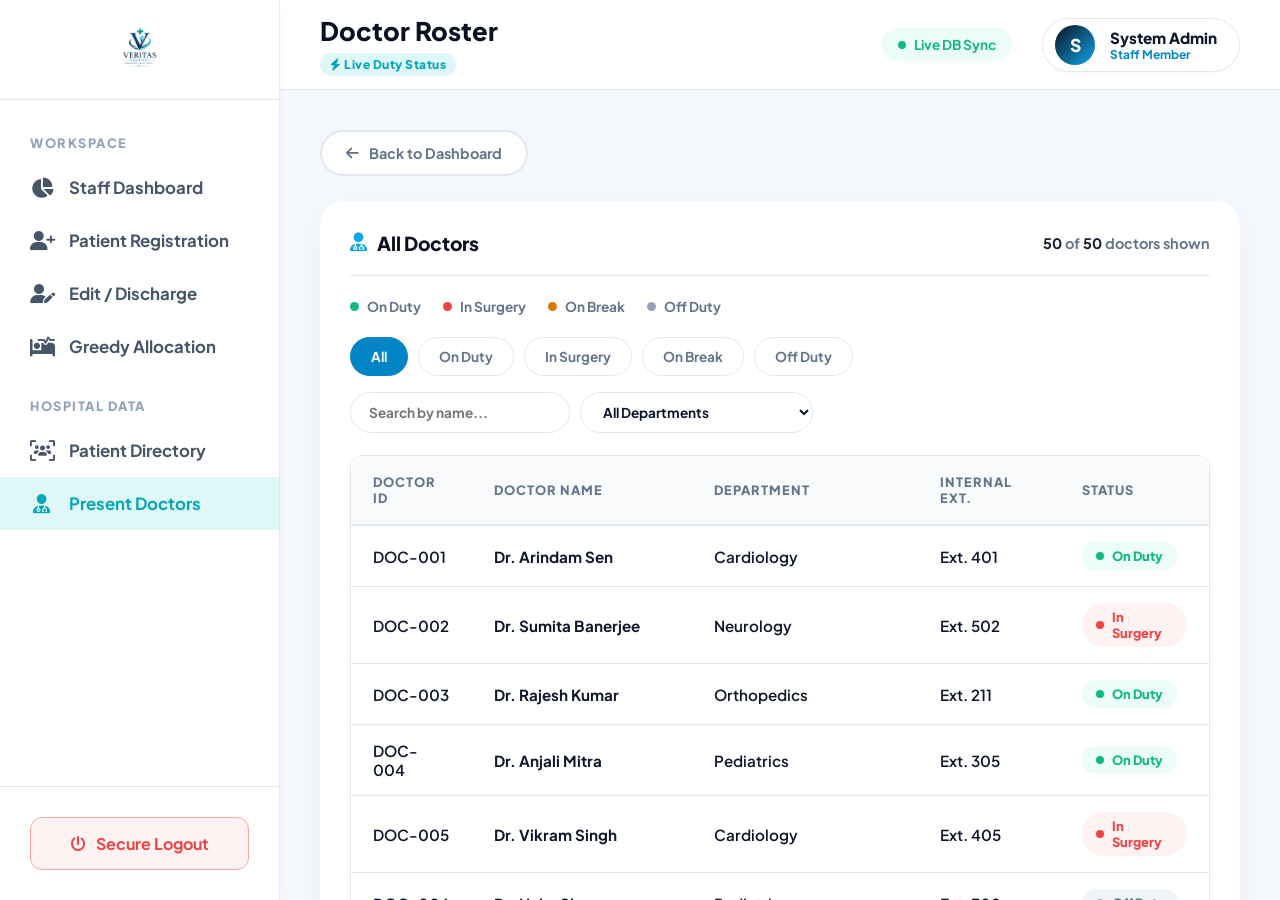
<file: doctorlist.html>
<!DOCTYPE html>
<html lang="en">

<head>
    <meta charset="UTF-8">
    <meta name="viewport" content="width=device-width, initial-scale=1.0">
    <title>Doctor Roster | Veritas Hospital</title>
    <link rel="shortcut icon" type="x-icon" href="logo2.png">
    <link href="https://fonts.googleapis.com/css2?family=Plus+Jakarta+Sans:wght@300;400;500;600;700;800&display=swap"
        rel="stylesheet">
    <link rel="stylesheet" href="https://cdnjs.cloudflare.com/ajax/libs/font-awesome/6.4.0/css/all.min.css">
    <style>
        :root {
            --brand-dark: #0b1121;
            --brand-primary: #0284c7;
            --brand-accent: #0ea5e9;
            --brand-accent-glow: rgba(14, 165, 233, .3);
            --teal: #00a8b5;
            --surface: #ffffff;
            --background: #f4f7fb;
            --text-main: #0f172a;
            --text-muted: #64748b;
            --border: #e2e8f0;
            --shadow-sm: 0 2px 4px rgba(0, 0, 0, .02);
            --shadow-md: 0 10px 30px -5px rgba(0, 0, 0, .05);
            --shadow-float: 0 20px 40px -10px rgba(2, 132, 199, .15);
            --radius-md: 12px;
            --radius-lg: 20px;
            --radius-xl: 24px;
        }

        * {
            margin: 0;
            padding: 0;
            box-sizing: border-box;
            font-family: 'Plus Jakarta Sans', sans-serif;
        }

        a {
            text-decoration: none;
            color: inherit;
        }

        img {
            max-width: 100%;
            display: block;
        }

        body {
            background: var(--background);
            color: var(--text-main);
        }

        .dash-layout-body {
            display: grid;
            grid-template-columns: 280px 1fr;
            height: 100vh;
            width: 100vw;
            overflow: hidden;
            background: var(--background);
        }

        .dash-sidebar {
            grid-column: 1/2;
            height: 100vh;
            background: var(--surface);
            border-right: 1px solid var(--border);
            display: flex;
            flex-direction: column;
            z-index: 50;
            box-shadow: 2px 0 10px rgba(0, 0, 0, .02);
        }

        .dash-sidebar-header {
            padding: 24px 20px;
            border-bottom: 1px solid var(--border);
            display: flex;
            align-items: center;
            justify-content: center;
            gap: 10px;
            height: 100px;
        }

        .dash-sidebar-header img {
            height: 52px;
            width: auto;
            object-fit: contain;
        }

        .dash-nav-menu {
            padding: 20px 0;
            overflow-y: auto;
            flex-grow: 1;
        }

        .nav-section-title {
            padding: 0 30px;
            font-size: .8rem;
            text-transform: uppercase;
            letter-spacing: 1.5px;
            color: #94a3b8;
            font-weight: 800;
            margin: 15px 0 10px;
        }

        .dash-nav-menu ul {
            list-style: none;
            margin-bottom: 25px;
        }

        .dash-nav-menu li a {
            display: flex;
            align-items: center;
            gap: 15px;
            padding: 16px 30px;
            color: #475569;
            font-weight: 700;
            font-size: 1.05rem;
            transition: .3s;
        }

        .dash-nav-menu li a i {
            font-size: 1.25rem;
            width: 24px;
            text-align: center;
        }

        .dash-nav-menu li a:hover {
            color: var(--text-main);
            background: var(--background);
        }

        .dash-nav-menu li.active a {
            color: var(--teal);
            background: #e0f7f8;
        }

        .dash-nav-menu li.active a i {
            color: var(--teal);
        }

        .sidebar-logout {
            padding: 30px;
            border-top: 1px solid var(--border);
        }

        .logout-link {
            width: 100%;
            text-align: center;
            padding: 15px;
            background: #fef2f2;
            border: 1px solid #fca5a5;
            color: #ef4444;
            border-radius: 12px;
            font-weight: 700;
            font-size: 1rem;
            cursor: pointer;
            display: flex;
            justify-content: center;
            align-items: center;
            gap: 10px;
            transition: .3s;
        }

        .logout-link:hover {
            background: #ef4444;
            color: #fff;
            box-shadow: 0 5px 15px rgba(239, 68, 68, .3);
        }

        .dash-main-area {
            grid-column: 2/3;
            height: 100vh;
            display: flex;
            flex-direction: column;
            overflow-y: auto;
            overflow-x: hidden;
            position: relative;
        }

        .dash-topbar {
            display: flex;
            justify-content: space-between;
            align-items: center;
            padding: 25px 40px;
            background: rgba(255, 255, 255, .95);
            backdrop-filter: blur(20px);
            border-bottom: 1px solid var(--border);
            position: sticky;
            top: 0;
            z-index: 40;
            min-height: 90px;
        }

        .topbar-left h2 {
            font-size: 1.6rem;
            font-weight: 800;
            color: var(--brand-dark);
            margin-bottom: 5px;
        }

        .greedy-badge {
            display: inline-block;
            background: #e0f7f8;
            color: var(--teal);
            font-size: .75rem;
            font-weight: 800;
            padding: 4px 10px;
            border-radius: 20px;
            letter-spacing: .5px;
        }

        .topbar-right {
            display: flex;
            align-items: center;
            gap: 30px;
        }

        .pulse-indicator {
            display: flex;
            align-items: center;
            gap: 8px;
            font-size: .85rem;
            font-weight: 700;
            color: #10b981;
            background: #ecfdf5;
            padding: 8px 16px;
            border-radius: 50px;
            box-shadow: var(--shadow-sm);
        }

        .live-dot {
            width: 8px;
            height: 8px;
            background: #10b981;
            border-radius: 50%;
            animation: pulse 2s infinite;
        }

        @keyframes pulse {
            0% {
                box-shadow: 0 0 0 0 rgba(16, 185, 129, .55);
            }

            70% {
                box-shadow: 0 0 0 6px rgba(16, 185, 129, 0);
            }

            100% {
                box-shadow: 0 0 0 0 rgba(16, 185, 129, 0);
            }
        }

        .user-profile-dropdown {
            display: flex;
            align-items: center;
            gap: 15px;
            padding: 6px 12px;
            border-radius: 50px;
            background: var(--surface);
            box-shadow: var(--shadow-sm);
            border: 1px solid var(--border);
        }

        .user-avatar {
            width: 40px;
            height: 40px;
            background: linear-gradient(135deg, var(--brand-dark), var(--brand-accent));
            color: #fff;
            border-radius: 50%;
            display: flex;
            align-items: center;
            justify-content: center;
            font-weight: 800;
            font-size: 1.1rem;
        }

        .user-info {
            display: flex;
            flex-direction: column;
            padding-right: 10px;
        }

        .user-info span {
            font-size: .95rem;
            font-weight: 800;
            color: var(--text-main);
        }

        .user-info small {
            font-size: .75rem;
            color: var(--brand-primary);
            font-weight: 700;
        }

        .dash-content {
            padding: 40px;
            max-width: 1400px;
            margin: 0 auto;
            width: 100%;
        }

        .fade-in-up {
            opacity: 0;
            transform: translateY(30px);
            animation: fadeInUp .6s cubic-bezier(.4, 0, .2, 1) forwards;
        }

        @keyframes fadeInUp {
            to {
                opacity: 1;
                transform: translateY(0);
            }
        }

        .btn {
            padding: 12px 24px;
            border-radius: 50px;
            font-weight: 700;
            font-size: .9rem;
            display: inline-flex;
            align-items: center;
            gap: 10px;
            transition: .3s;
            cursor: pointer;
            border: none;
        }

        .outline-btn {
            background: var(--surface);
            border: 2px solid var(--border);
            color: var(--text-muted);
        }

        .outline-btn:hover {
            border-color: var(--brand-accent);
            color: var(--brand-accent);
            box-shadow: var(--shadow-md);
            transform: translateY(-3px);
        }
        .recent-table-card {
            background: var(--surface);
            border-radius: var(--radius-xl);
            box-shadow: var(--shadow-md);
            padding: 30px;
            margin-bottom: 50px;
        }

        .table-header-row {
            display: flex;
            justify-content: space-between;
            align-items: center;
            margin-bottom: 22px;
            padding-bottom: 20px;
            border-bottom: 1px solid var(--border);
            flex-wrap: wrap;
            gap: 14px;
        }

        .table-header-row h3 {
            font-size: 1.2rem;
            font-weight: 800;
            color: var(--brand-dark);
            display: flex;
            align-items: center;
            gap: 10px;
        }

        .roster-result-count {
            font-size: .9rem;
            color: var(--text-muted);
            font-weight: 700;
        }

        .roster-result-count strong {
            color: var(--text-main);
        }

        .status-legend {
            display: flex;
            gap: 22px;
            flex-wrap: wrap;
            margin-bottom: 22px;
            font-size: .85rem;
            font-weight: 700;
            color: var(--text-muted);
        }

        .status-legend span {
            display: flex;
            align-items: center;
            gap: 8px;
        }

        .status-legend .dot {
            width: 9px;
            height: 9px;
            border-radius: 50%;
            display: inline-block;
        }

        .roster-toolbar {
            display: flex;
            justify-content: space-between;
            align-items: center;
            flex-wrap: wrap;
            gap: 16px;
            margin-bottom: 22px;
        }

        .roster-filter-bar {
            display: flex;
            gap: 10px;
            flex-wrap: wrap;
        }

        .roster-filter-btn {
            padding: 10px 20px;
            border-radius: 50px;
            border: 1.5px solid var(--border);
            background: var(--surface);
            color: var(--text-muted);
            font-weight: 700;
            font-size: .85rem;
            cursor: pointer;
            transition: .3s;
        }

        .roster-filter-btn:hover {
            border-color: var(--brand-accent);
            color: var(--brand-accent);
        }

        .roster-filter-btn.active {
            background: var(--brand-primary);
            border-color: var(--brand-primary);
            color: #fff;
        }

        .roster-controls-right {
            display: flex;
            gap: 10px;
            flex-wrap: wrap;
        }

        .roster-dept-select,
        .roster-search {
            padding: 10px 18px;
            border-radius: 50px;
            border: 1.5px solid var(--border);
            background: var(--surface);
            color: var(--text-main);
            font-weight: 700;
            font-size: .85rem;
        }

        .roster-search {
            min-width: 220px;
        }

        .roster-search:focus,
        .roster-dept-select:focus {
            outline: none;
            border-color: var(--brand-accent);
            box-shadow: 0 0 0 4px var(--brand-accent-glow);
        }

        .table-scroll-container {
            max-height: 640px;
            overflow-y: auto;
            overflow-x: auto;
            border-radius: var(--radius-md);
            border: 1px solid var(--border);
            background: var(--surface);
        }

        .table-scroll-container::-webkit-scrollbar {
            width: 8px;
            height: 8px;
        }

        .table-scroll-container::-webkit-scrollbar-track {
            background: transparent;
        }

        .table-scroll-container::-webkit-scrollbar-thumb {
            background: #cbd5e1;
            border-radius: 10px;
        }

        .table-scroll-container::-webkit-scrollbar-thumb:hover {
            background: #94a3b8;
        }

        .dash-table {
            width: 100%;
            border-collapse: collapse;
            text-align: left;
        }

        .dash-table th {
            background: #f8fafc;
            padding: 18px 22px;
            color: var(--text-muted);
            font-weight: 800;
            font-size: .8rem;
            text-transform: uppercase;
            letter-spacing: 1px;
            border-bottom: 2px solid var(--border);
            position: sticky;
            top: 0;
            z-index: 5;
        }

        .dash-table td {
            padding: 16px 22px;
            border-bottom: 1px solid var(--border);
            color: var(--text-main);
            font-weight: 600;
            font-size: .95rem;
            vertical-align: middle;
        }

        .dash-table tbody tr:hover {
            background: #f8fafc;
        }

        .doc-id {
            color: var(--text-muted);
            font-weight: 700;
            font-size: .85rem;
        }

        .status-badge {
            padding: 6px 14px;
            border-radius: 30px;
            font-size: .8rem;
            font-weight: 800;
            display: inline-flex;
            align-items: center;
            gap: 8px;
        }

        .status-badge .status-dot {
            width: 8px;
            height: 8px;
            border-radius: 50%;
            display: inline-block;
        }

        .status-badge.on-duty {
            background: #ecfdf5;
            color: #10b981;
        }

        .status-badge.on-duty .status-dot {
            background: #10b981;
        }

        .status-badge.in-surgery {
            background: #fef2f2;
            color: #ef4444;
        }

        .status-badge.in-surgery .status-dot {
            background: #ef4444;
            animation: pulse-red 1.6s infinite;
        }

        @keyframes pulse-red {
            0% {
                box-shadow: 0 0 0 0 rgba(239, 68, 68, .55);
            }

            70% {
                box-shadow: 0 0 0 6px rgba(239, 68, 68, 0);
            }

            100% {
                box-shadow: 0 0 0 0 rgba(239, 68, 68, 0);
            }
        }

        .status-badge.on-break {
            background: #fffbeb;
            color: #d97706;
        }

        .status-badge.on-break .status-dot {
            background: #d97706;
        }

        .status-badge.off-duty {
            background: #f1f5f9;
            color: #64748b;
        }

        .status-badge.off-duty .status-dot {
            background: #94a3b8;
        }

        .empty-row td {
            text-align: center;
            padding: 50px;
            color: var(--text-muted);
            font-weight: 700;
        }

        @media (max-width:1024px) {
            .dash-layout-body {
                display: flex;
                flex-direction: column;
                overflow-y: auto;
            }

            .dash-sidebar {
                display: none;
            }

            .dash-main-area {
                width: 100vw;
                height: auto;
                overflow: visible;
            }
        }

        @media (max-width:640px) {
            .dash-content {
                padding: 22px;
            }

            .table-header-row {
                flex-direction: column;
                align-items: flex-start;
            }
        }
    </style>
</head>

<body class="dash-layout-body">

    <aside class="dash-sidebar">
        <div class="dash-sidebar-header">
            <img src="[data-uri]"
                alt="Veritas Hospital Logo">
        </div>

        <nav class="dash-nav-menu">
            <p class="nav-section-title">Workspace</p>
            <ul>
                <li><a href="dashbord.html"><i class="fa-solid fa-chart-pie"></i> Staff Dashboard</a></li>
                <li><a href="register.html"><i class="fa-solid fa-user-plus"></i> Patient Registration</a></li>
                <li><a href="edit-patient.html"><i class="fa-solid fa-user-pen"></i> Edit / Discharge</a></li>
                <li><a href="allocate.html"><i class="fa-solid fa-bed-pulse"></i> Greedy Allocation</a></li>
            </ul>

            <p class="nav-section-title">Hospital Data</p>
            <ul>
                <li><a href="view-patients.html"><i class="fa-solid fa-users-viewfinder"></i> Patient Directory</a></li>
                <li class="active"><a href="doctorlist.html"><i class="fa-solid fa-user-doctor"></i> Present Doctors</a>
                </li>
            </ul>
        </nav>

        <div class="sidebar-logout">
            <button id="dashboardLogoutBtn" class="logout-link"><i class="fa-solid fa-power-off"></i> Secure
                Logout</button>
        </div>
    </aside>

    <main class="dash-main-area">

        <header class="dash-topbar">
            <div class="topbar-left">
                <h2>Doctor Roster</h2>
                <span class="greedy-badge"><i class="fa-solid fa-bolt"></i> Live Duty Status</span>
            </div>

            <div class="topbar-right">
                <div class="pulse-indicator"><span class="live-dot"></span> Live DB Sync</div>
                <div class="user-profile-dropdown">
                    <div class="user-avatar" id="navAvatar">S</div>
                    <div class="user-info">
                        <span id="loggedInUserName">System Admin</span>
                        <small>Staff Member</small>
                    </div>
                </div>
            </div>
        </header>

        <div class="dash-content">

            <a href="dashbord.html" class="btn outline-btn" style="margin-bottom:25px;">
                <i class="fa-solid fa-arrow-left"></i> Back to Dashboard
            </a>

            <div class="recent-table-card fade-in-up" style="animation-delay:.1s;">
                <div class="table-header-row">
                    <h3><i class="fa-solid fa-user-doctor" style="color:var(--brand-accent);"></i> All Doctors</h3>
                    <span class="roster-result-count"><strong id="doctorResultCount">0</strong> of <strong
                            id="doctorTotalCount">0</strong> doctors shown</span>
                </div>

                <div class="status-legend">
                    <span><i class="dot" style="background:#10b981;"></i> On Duty</span>
                    <span><i class="dot" style="background:#ef4444;"></i> In Surgery</span>
                    <span><i class="dot" style="background:#d97706;"></i> On Break</span>
                    <span><i class="dot" style="background:#94a3b8;"></i> Off Duty</span>
                </div>

                <div class="roster-toolbar">
                    <div class="roster-filter-bar">
                        <button class="roster-filter-btn active" data-status="all">All</button>
                        <button class="roster-filter-btn" data-status="on-duty">On Duty</button>
                        <button class="roster-filter-btn" data-status="in-surgery">In Surgery</button>
                        <button class="roster-filter-btn" data-status="on-break">On Break</button>
                        <button class="roster-filter-btn" data-status="off-duty">Off Duty</button>
                    </div>
                    <div class="roster-controls-right">
                        <input type="text" id="doctorSearchInput" class="roster-search" placeholder="Search by name...">
                        <select id="deptFilterSelect" class="roster-dept-select">
                            <option value="all">All Departments</option>
                        </select>
                    </div>
                </div>

                <div class="table-scroll-container">
                    <table class="dash-table">
                        <thead>
                            <tr>
                                <th>Doctor ID</th>
                                <th>Doctor Name</th>
                                <th>Department</th>
                                <th>Internal Ext.</th>
                                <th>Status</th>
                            </tr>
                        </thead>
                        <tbody id="fullDoctorListBody"></tbody>
                    </table>
                </div>
            </div>

        </div>
    </main>

    <script>
        const DOCTORS = [
            { id: "DOC-001", name: "Dr. Arindam Sen", dept: "Cardiology", ext: "401", status: "on-duty" },
            { id: "DOC-002", name: "Dr. Sumita Banerjee", dept: "Neurology", ext: "502", status: "in-surgery" },
            { id: "DOC-003", name: "Dr. Rajesh Kumar", dept: "Orthopedics", ext: "211", status: "on-duty" },
            { id: "DOC-004", name: "Dr. Anjali Mitra", dept: "Pediatrics", ext: "305", status: "on-duty" },
            { id: "DOC-005", name: "Dr. Vikram Singh", dept: "Cardiology", ext: "405", status: "in-surgery" },
            { id: "DOC-006", name: "Dr. Neha Sharma", dept: "Pediatrics", ext: "308", status: "off-duty" },
            { id: "DOC-007", name: "Dr. Siddhartha Roy", dept: "Oncology", ext: "601", status: "on-duty" },
            { id: "DOC-008", name: "Dr. Priya Desai", dept: "Neurology", ext: "505", status: "on-break" },
            { id: "DOC-009", name: "Dr. Amit Patel", dept: "Orthopedics", ext: "215", status: "in-surgery" },
            { id: "DOC-010", name: "Dr. Sunita Roy", dept: "General Surgery", ext: "101", status: "on-duty" },
            { id: "DOC-011", name: "Dr. Kabir Ahmed", dept: "Emergency Medicine", ext: "100", status: "on-duty" },
            { id: "DOC-012", name: "Dr. Meera Iyer", dept: "Radiology", ext: "620", status: "on-duty" },
            { id: "DOC-013", name: "Dr. Tanvir Alam", dept: "General Surgery", ext: "108", status: "off-duty" },
            { id: "DOC-014", name: "Dr. Ishita Chowdhury", dept: "Oncology", ext: "605", status: "on-duty" },
            { id: "DOC-015", name: "Dr. Farhan Chaudhury", dept: "Cardiology", ext: "410", status: "in-surgery" },
            { id: "DOC-016", name: "Dr. Lakshmi Venkataraman", dept: "Gynaecology & Obstetrics", ext: "710", status: "on-duty" },
            { id: "DOC-017", name: "Dr. Rohan Deshmukh", dept: "Orthopedics", ext: "220", status: "on-break" },
            { id: "DOC-018", name: "Dr. Kavita Nair", dept: "Dermatology", ext: "815", status: "on-duty" },
            { id: "DOC-019", name: "Dr. Sandeep Gupta", dept: "ENT", ext: "730", status: "on-duty" },
            { id: "DOC-020", name: "Dr. Pallavi Joshi", dept: "Psychiatry", ext: "902", status: "off-duty" },
            { id: "DOC-021", name: "Dr. Arjun Reddy", dept: "Gastroenterology", ext: "555", status: "on-duty" },
            { id: "DOC-022", name: "Dr. Divya Krishnan", dept: "Nephrology", ext: "560", status: "in-surgery" },
            { id: "DOC-023", name: "Dr. Manoj Tiwari", dept: "Urology", ext: "570", status: "on-duty" },
            { id: "DOC-024", name: "Dr. Ritika Bose", dept: "Pulmonology", ext: "580", status: "on-duty" },
            { id: "DOC-025", name: "Dr. Suresh Pillai", dept: "Endocrinology", ext: "590", status: "on-break" },
            { id: "DOC-026", name: "Dr. Nandini Rao", dept: "Anesthesiology", ext: "150", status: "on-duty" },
            { id: "DOC-027", name: "Dr. Aditya Verma", dept: "Internal Medicine", ext: "320", status: "on-duty" },
            { id: "DOC-028", name: "Dr. Swati Kulkarni", dept: "Ophthalmology", ext: "840", status: "off-duty" },
            { id: "DOC-029", name: "Dr. Harpreet Bhatia", dept: "Cardiology", ext: "415", status: "on-duty" },
            { id: "DOC-030", name: "Dr. Zoya Khan", dept: "Neurology", ext: "510", status: "in-surgery" },
            { id: "DOC-031", name: "Dr. Vishal Malhotra", dept: "Orthopedics", ext: "225", status: "on-duty" },
            { id: "DOC-032", name: "Dr. Tanushree Ghosh", dept: "Pediatrics", ext: "312", status: "on-duty" },
            { id: "DOC-033", name: "Dr. Karthik Subramaniam", dept: "Oncology", ext: "610", status: "on-break" },
            { id: "DOC-034", name: "Dr. Rekha Menon", dept: "Gynaecology & Obstetrics", ext: "715", status: "on-duty" },
            { id: "DOC-035", name: "Dr. Debashish Roy", dept: "General Surgery", ext: "112", status: "in-surgery" },
            { id: "DOC-036", name: "Dr. Alia Sheikh", dept: "Emergency Medicine", ext: "105", status: "on-duty" },
            { id: "DOC-037", name: "Dr. Nikhil Choudhary", dept: "Radiology", ext: "625", status: "off-duty" },
            { id: "DOC-038", name: "Dr. Preeti Saxena", dept: "Dermatology", ext: "820", status: "on-duty" },
            { id: "DOC-039", name: "Dr. Gurpreet Sandhu", dept: "ENT", ext: "735", status: "on-duty" },
            { id: "DOC-040", name: "Dr. Ananya Chatterjee", dept: "Psychiatry", ext: "905", status: "in-surgery" },
            { id: "DOC-041", name: "Dr. Ravi Shankar Naidu", dept: "Gastroenterology", ext: "558", status: "on-duty" },
            { id: "DOC-042", name: "Dr. Simran Kaur", dept: "Nephrology", ext: "565", status: "on-duty" },
            { id: "DOC-043", name: "Dr. Abhishek Mukherjee", dept: "Urology", ext: "575", status: "on-break" },
            { id: "DOC-044", name: "Dr. Fatima Sheikh", dept: "Pulmonology", ext: "585", status: "on-duty" },
            { id: "DOC-045", name: "Dr. Krishnan Pillai", dept: "Endocrinology", ext: "595", status: "off-duty" },
            { id: "DOC-046", name: "Dr. Radhika Iyengar", dept: "Anesthesiology", ext: "155", status: "on-duty" },
            { id: "DOC-047", name: "Dr. Om Prakash Yadav", dept: "Internal Medicine", ext: "325", status: "in-surgery" },
            { id: "DOC-048", name: "Dr. Shreya Bhattacharya", dept: "Ophthalmology", ext: "845", status: "on-duty" },
            { id: "DOC-049", name: "Dr. Imran Siddiqui", dept: "Cardiology", ext: "420", status: "on-duty" },
            { id: "DOC-050", name: "Dr. Poornima Rajagopalan", dept: "Neurology", ext: "515", status: "on-duty" }
        ];

        const STATUS_META = {
            "on-duty": { label: "On Duty", class: "on-duty" },
            "in-surgery": { label: "In Surgery", class: "in-surgery" },
            "on-break": { label: "On Break", class: "on-break" },
            "off-duty": { label: "Off Duty", class: "off-duty" }
        };

        function statusBadgeHTML(status) {
            const meta = STATUS_META[status] || STATUS_META["off-duty"];
            return `<span class="status-badge ${meta.class}"><i class="status-dot"></i>${meta.label}</span>`;
        }

        function doctorRowHTML(doc) {
            return `<tr>
        <td class="doc-id">${doc.id}</td>
        <td><strong>${doc.name}</strong></td>
        <td>${doc.dept}</td>
        <td>Ext. ${doc.ext}</td>
        <td>${statusBadgeHTML(doc.status)}</td>
    </tr>`;
        }

        function renderDoctorList() {
            const tbody = document.getElementById("fullDoctorListBody");
            const statusFilter = document.querySelector(".roster-filter-btn.active")?.getAttribute("data-status") || "all";
            const deptFilter = document.getElementById("deptFilterSelect").value;
            const searchTerm = document.getElementById("doctorSearchInput").value.trim().toLowerCase();

            const rows = DOCTORS.filter(doc => {
                const statusMatch = statusFilter === "all" || doc.status === statusFilter;
                const deptMatch = deptFilter === "all" || doc.dept === deptFilter;
                const searchMatch = !searchTerm || doc.name.toLowerCase().includes(searchTerm);
                return statusMatch && deptMatch && searchMatch;
            });

            tbody.innerHTML = rows.length
                ? rows.map(doctorRowHTML).join("")
                : `<tr class="empty-row"><td colspan="5">No doctors match this filter.</td></tr>`;

            document.getElementById("doctorResultCount").textContent = rows.length;
            document.getElementById("doctorTotalCount").textContent = DOCTORS.length;
        }

        function populateDeptFilter() {
            const select = document.getElementById("deptFilterSelect");
            const depts = [...new Set(DOCTORS.map(d => d.dept))].sort();
            depts.forEach(dept => {
                const opt = document.createElement("option");
                opt.value = dept;
                opt.textContent = dept;
                select.appendChild(opt);
            });
        }

        document.addEventListener("DOMContentLoaded", () => {
            populateDeptFilter();
            renderDoctorList();

            document.querySelectorAll(".roster-filter-btn").forEach(btn => {
                btn.addEventListener("click", () => {
                    document.querySelectorAll(".roster-filter-btn").forEach(b => b.classList.remove("active"));
                    btn.classList.add("active");
                    renderDoctorList();
                });
            });

            document.getElementById("deptFilterSelect").addEventListener("change", renderDoctorList);
            document.getElementById("doctorSearchInput").addEventListener("input", renderDoctorList);

            document.getElementById("dashboardLogoutBtn")?.addEventListener("click", () => {
                localStorage.removeItem("activeVeritasUser");
                window.location.href = "login.html";
            });
        });
    </script>
</body>

</html>
</file>
<file: style.css>
:root {
    --brand-dark: #0b1121;
    --brand-primary: #0284c7;
    --brand-accent: #0ea5e9;
    --brand-accent-glow: rgba(14, 165, 233, 0.3);
    --surface: #ffffff;
    --background: #f4f7fb;
    --text-main: #0f172a;
    --text-muted: #64748b;
    --border: #e2e8f0;

    --shadow-sm: 0 2px 4px rgba(0, 0, 0, 0.02);
    --shadow-md: 0 10px 30px -5px rgba(0, 0, 0, 0.05);
    --shadow-float: 0 20px 40px -10px rgba(2, 132, 199, 0.15);

    --radius-md: 12px;
    --radius-lg: 20px;
    --radius-xl: 24px;
}

* {
    margin: 0;
    padding: 0;
    box-sizing: border-box;
    font-family: 'Plus Jakarta Sans', sans-serif;
}

a {
    text-decoration: none;
}

img {
    max-width: 100%;
    height: auto;
    display: block;
}

.btn {
    padding: 14px 28px;
    border-radius: 50px;
    font-weight: 700;
    font-size: 0.95rem;
    display: inline-flex;
    align-items: center;
    justify-content: center;
    gap: 10px;
    transition: all 0.4s cubic-bezier(0.4, 0, 0.2, 1);
    cursor: pointer;
    border: none;
}

.primary-btn {
    background: linear-gradient(135deg, var(--brand-primary), var(--brand-accent));
    color: var(--surface);
    box-shadow: 0 4px 15px var(--brand-accent-glow);
}

.primary-btn:hover {
    transform: translateY(-3px);
    box-shadow: var(--shadow-float);
    color: var(--surface);
}

.outline-btn {
    background: var(--surface);
    border: 2px solid var(--border);
    color: var(--text-muted);
}

.outline-btn:hover {
    border-color: var(--brand-accent);
    color: var(--brand-accent);
    box-shadow: var(--shadow-md);
    transform: translateY(-3px);
}


.public-body {
    background-color: var(--surface);
    color: var(--text-main);
    overflow-x: hidden;
    scroll-behavior: smooth;
}

.public-navbar {
    position: fixed;
    width: 100%;
    top: 0;
    z-index: 1000;
    display: flex;
    justify-content: space-between;
    align-items: center;
    padding: 15px 5%;
    transition: all 0.4s ease;
    background: transparent;
}

.public-navbar.scrolled {
    background: rgba(255, 255, 255, 0.95);
    backdrop-filter: blur(15px);
    box-shadow: var(--shadow-md);
    padding: 12px 5%;
}

.public-nav-brand {
    display: flex;
    align-items: center;
    gap: 12px;
    font-size: 1.5rem;
    font-weight: 800;
    color: var(--surface);
    transition: 0.4s ease;
}

.public-logo {
    height: 45px;
    width: auto;
    object-fit: contain;
    filter: brightness(0) invert(1);
    transition: 0.4s ease;
}

.public-navbar.scrolled .public-nav-brand {
    color: var(--brand-dark);
}

.public-navbar.scrolled .public-logo {
    filter: none;
}

.public-nav-links {
    display: flex;
    list-style: none;
    gap: 2.5rem;
}

.public-nav-links a {
    color: var(--surface);
    font-weight: 600;
    font-size: 1rem;
    transition: color 0.3s;
    position: relative;
    padding-bottom: 6px;
}

.public-navbar.scrolled .public-nav-links a {
    color: var(--text-main);
}


.public-nav-links a::after {
    content: '';
    position: absolute;
    left: 0;
    bottom: 0;
    width: 0;
    height: 3px;
    background: var(--brand-accent);
    border-radius: 2px;
    transition: width 0.3s ease;
}


.public-nav-links a:hover::after,
.public-nav-links .active-link::after {
    width: 100%;
}

.public-nav-links a:hover,
.public-nav-links .active-link {
    color: var(--brand-accent);
}

.hero-slider {
    position: relative;
    width: 100%;
    height: 100vh;
    overflow: hidden;
    background-color: var(--brand-dark);
}

.slide {
    position: absolute;
    top: 0;
    left: 0;
    width: 100%;
    height: 100%;
    background-size: cover;
    background-position: center;
    opacity: 0;
    transition: opacity 1.2s cubic-bezier(0.4, 0, 0.2, 1);
    display: flex;
    align-items: center;
    padding: 0 6%;
    z-index: 1;
}

.slide.active {
    opacity: 1;
    z-index: 2;
}

.slide-overlay {
    position: absolute;
    top: 0;
    left: 0;
    width: 100%;
    height: 100%;
    background: linear-gradient(90deg, rgba(11, 17, 33, 0.95) 0%, rgba(11, 17, 33, 0.6) 55%, transparent 100%);
    z-index: -1;
}

.slide-content {
    position: relative;
    max-width: 800px;
    color: var(--surface);
    z-index: 10;
    margin-top: 50px;
}

.slider-badge {
    display: inline-block;
    color: #ffffff;
    font-weight: 800;
    font-size: 1rem;
    margin-bottom: 15px;
    letter-spacing: 2px;
    text-transform: uppercase;
}

.slide-content h1 {
    font-size: 4.8rem;
    font-weight: 800;
    line-height: 1.1;
    margin-bottom: 25px;
    color: var(--surface);
}

.text-glow {
    color: var(--brand-accent);
    text-shadow: 0 0 30px rgba(14, 165, 233, 0.5);
}

.slide-content p {
    font-size: 1.2rem;
    color: #e2e8f0;
    line-height: 1.6;
    margin-bottom: 40px;
    max-width: 600px;
}

.slider-buttons {
    display: flex;
    gap: 20px;
}

.slider-outline-btn {
    background: rgba(255, 255, 255, 0.1);
    border-color: rgba(255, 255, 255, 0.4);
    color: var(--surface);
    backdrop-filter: blur(5px);
}

.slider-outline-btn:hover {
    background: var(--surface);
    color: var(--brand-dark);
    border-color: var(--surface);
}

.hero-stats {
    display: flex;
    align-items: center;
    gap: 30px;
    margin-top: 50px;
    background: rgba(255, 255, 255, 0.1);
    padding: 20px 40px;
    border-radius: 20px;
    backdrop-filter: blur(15px);
    border: 1px solid rgba(255, 255, 255, 0.2);
    width: fit-content;
}

.stat-item h3 {
    font-size: 2.2rem;
    font-weight: 800;
    color: var(--surface);
    line-height: 1;
}

.stat-item span {
    font-size: 0.9rem;
    color: #bae6fd;
    text-transform: uppercase;
    letter-spacing: 1px;
    font-weight: 700;
}

.stat-divider {
    width: 2px;
    height: 50px;
    background: rgba(255, 255, 255, 0.2);
}

.slide-content .slider-badge,
.slide-content h1,
.slide-content p,
.slide-content .slider-buttons,
.slide-content .hero-stats {
    opacity: 0;
    transform: translateY(40px);
    transition: all 0.8s cubic-bezier(0.4, 0, 0.2, 1);
}

.slide.active .slide-content .slider-badge {
    opacity: 1;
    transform: translateY(0);
    transition-delay: 0.3s;
}

.slide.active .slide-content h1 {
    opacity: 1;
    transform: translateY(0);
    transition-delay: 0.5s;
}

.slide.active .slide-content p {
    opacity: 1;
    transform: translateY(0);
    transition-delay: 0.7s;
}

.slide.active .slide-content .slider-buttons {
    opacity: 1;
    transform: translateY(0);
    transition-delay: 0.9s;
}

.slide.active .slide-content .hero-stats {
    opacity: 1;
    transform: translateY(0);
    transition-delay: 1.1s;
}

.slider-controls-wrapper {
    position: absolute;
    bottom: 25px;
    right: 5%;
    display: flex;
    gap: 15px;
    z-index: 20;
}

.slider-btn {
    background: transparent;
    color: #ffffff;
    border: 1px solid rgba(255, 255, 255, 0.6);
    width: 50px;
    height: 50px;
    border-radius: 50%;
    font-size: 1.2rem;
    cursor: pointer;
    transition: all 0.3s ease;
    display: flex;
    align-items: center;
    justify-content: center;
}

.slider-btn:hover {
    background: rgba(255, 255, 255, 0.2);
    border-color: #ffffff;
    transform: scale(1.1);
}

.slider-dots {
    position: absolute;
    bottom: 40px;
    left: 5%;
    display: flex;
    gap: 10px;
    z-index: 10;
}

.dot {
    width: 11px;
    height: 11px;
    border-radius: 50%;
    background: rgba(255, 255, 255, 0.3);
    cursor: pointer;
    transition: 0.3s;
    border: 2px solid transparent;
}

.dot:hover {
    background: rgba(255, 255, 255, 0.6);
}

.dot.active {
    background: var(--brand-accent);
    border-color: white;
    transform: scale(1.3);
    box-shadow: 0 0 10px var(--brand-accent);
}


.campus-section {
    padding: 100px 5%;
    background: var(--background);
    overflow: hidden;
}

.campus-container {
    display: grid;
    grid-template-columns: 1fr 1fr;
    gap: 80px;
    max-width: 1250px;
    margin: 0 auto;
    align-items: center;
}

.campus-subtitle {
    color: #0284c7;
    font-weight: 800;
    text-transform: uppercase;
    letter-spacing: 2px;
    font-size: 0.95rem;
    margin-bottom: 15px;
    display: block;
}

.campus-text h2 {
    font-size: 3rem;
    color: var(--brand-dark);
    font-weight: 800;
    line-height: 1.15;
    margin-bottom: 25px;
}

.campus-text p {
    font-size: 1.15rem;
    color: var(--text-muted);
    line-height: 1.7;
    margin-bottom: 40px;
}

.campus-stats {
    display: flex;
    gap: 40px;
    margin-bottom: 40px;
    flex-wrap: wrap;
}

.c-stat h3 {
    font-size: 2.4rem;
    color: var(--brand-dark);
    font-weight: 800;
    line-height: 1;
    margin-bottom: 8px;
}

.c-stat span {
    font-size: 0.85rem;
    color: var(--text-muted);
    font-weight: 700;
    text-transform: uppercase;
    letter-spacing: 1px;
}

.campus-image-wrapper {
    position: relative;
    border-radius: var(--radius-xl);
    box-shadow: var(--shadow-float);
}

.campus-img {
    width: 100%;
    height: auto;
    display: block;
    border-radius: var(--radius-xl);
    transition: transform 0.6s cubic-bezier(0.4, 0, 0.2, 1);
}

.campus-image-wrapper:hover .campus-img {
    transform: scale(1.03);
}


.floating-badge {
    position: absolute;
    bottom: -30px;
    left: -30px;
    background: var(--surface);
    padding: 20px 25px;
    border-radius: 16px;
    display: flex;
    align-items: center;
    gap: 15px;
    box-shadow: var(--shadow-md);
    z-index: 2;
    animation: floatBadge 4s ease-in-out infinite;
    border: 1px solid var(--border);
}

.badge-icon {
    background: #0285c73b;
    color: #0284c7;
    width: 55px;
    height: 55px;
    border-radius: 50%;
    display: flex;
    align-items: center;
    justify-content: center;
    font-size: 1.4rem;
}

.badge-text strong {
    display: block;
    color: var(--brand-dark);
    font-size: 1.1rem;
    font-weight: 800;
    margin-bottom: 4px;
}

.badge-text span {
    color: var(--text-muted);
    font-size: 0.9rem;
}

@keyframes floatBadge {

    0%,
    100% {
        transform: translateY(0);
    }

    50% {
        transform: translateY(-12px);
    }
}


.departments {
    padding: 100px 5%;
    background: var(--surface);
}

.section-heading {
    text-align: center;
    margin-bottom: 60px;
}

.section-heading h2 {
    font-size: 2.5rem;
    color: var(--brand-dark);
    margin-bottom: 15px;
    font-weight: 800;
}

.section-heading p {
    color: var(--text-muted);
    font-size: 1.1rem;
}

.grid-container {
    display: grid;
    grid-template-columns: repeat(auto-fit, minmax(280px, 1fr));
    gap: 30px;
    max-width: 1200px;
    margin: 0 auto;
}

.service-card {
    background: var(--background);
    padding: 40px 30px;
    border-radius: var(--radius-xl);
    text-align: center;
    transition: 0.4s ease;
    border: 1px solid var(--border);
    cursor: pointer;
}

.service-card:hover {
    transform: translateY(-12px);
    box-shadow: var(--shadow-md);
    border-color: var(--brand-accent);
    background: var(--surface);
}

.icon-box {
    width: 80px;
    height: 80px;
    margin: 0 auto 25px;
    background: #e0f2fe;
    color: var(--brand-primary);
    border-radius: 20px;
    display: flex;
    align-items: center;
    justify-content: center;
    font-size: 2.2rem;
    transition: all 0.4s ease;
}

.service-card:hover .icon-box {
    background: var(--brand-primary);
    color: var(--surface);
    transform: scale(1.1) rotate(5deg);
    box-shadow: var(--shadow-float);
}

.service-card h4 {
    font-size: 1.4rem;
    margin-bottom: 15px;
    color: var(--brand-dark);
    font-weight: 800;
}

.service-card p {
    color: var(--text-muted);
    font-size: 1rem;
    line-height: 1.6;
}

.why-choose-us {
    padding: 100px 5%;
    background: var(--background);
}

.feature-flex {
    display: flex;
    justify-content: space-between;
    gap: 30px;
    max-width: 1200px;
    margin: 0 auto;
    flex-wrap: wrap;
}

.feature-block {
    flex: 1;
    min-width: 250px;
    text-align: center;
    padding: 30px;
    transition: 0.4s ease;
}

.feature-icon {
    width: 70px;
    height: 70px;
    margin: 0 auto 20px;
    background: var(--surface);
    color: var(--brand-accent);
    border-radius: 50%;
    display: flex;
    align-items: center;
    justify-content: center;
    font-size: 1.8rem;
    transition: 0.4s ease;
    box-shadow: var(--shadow-sm);
}

.feature-block:hover .feature-icon {
    background: var(--brand-accent);
    color: var(--surface);
    transform: translateY(-10px);
    box-shadow: var(--shadow-float);
}

.feature-block h4 {
    font-size: 1.3rem;
    color: var(--brand-dark);
    margin-bottom: 15px;
    font-weight: 800;
}

.feature-block p {
    color: var(--text-muted);
    font-size: 0.95rem;
    line-height: 1.6;
}

.testimonials {
    padding: 100px 5%;
    background: var(--surface);
}

.testimonial-grid {
    display: grid;
    grid-template-columns: repeat(auto-fit, minmax(300px, 1fr));
    gap: 30px;
    max-width: 1200px;
    margin: 0 auto;
}

.testimonial-card {
    background: var(--background);
    padding: 40px;
    border-radius: var(--radius-xl);
    border: 1px solid var(--border);
    transition: 0.4s ease;
    position: relative;
}

.testimonial-card:hover {
    transform: translateY(-8px);
    box-shadow: var(--shadow-float);
    border-color: var(--brand-accent);
    background: var(--surface);
}

.quote-icon {
    font-size: 2.5rem;
    color: var(--brand-accent-glow);
    margin-bottom: 20px;
}

.testimonial-card p {
    font-size: 1.05rem;
    color: var(--text-main);
    line-height: 1.7;
    margin-bottom: 25px;
    font-style: italic;
}

.patient-info strong {
    display: block;
    color: var(--brand-dark);
    font-size: 1.1rem;
    font-weight: 800;
}

.patient-info span {
    color: var(--brand-primary);
    font-size: 0.85rem;
    font-weight: 700;
    text-transform: uppercase;
    letter-spacing: 1px;
}

.cta-banner {
    background: linear-gradient(135deg, var(--brand-primary), var(--brand-dark));
    padding: 80px 5%;
    text-align: center;
    color: var(--surface);
}

.cta-content h2 {
    font-size: 2.5rem;
    margin-bottom: 15px;
}

.cta-content p {
    font-size: 1.1rem;
    margin-bottom: 30px;
    opacity: 0.9;
}

footer {
    background: var(--brand-dark);
    color: #94a3b8;
    padding: 60px 5% 30px;
}

.footer-grid {
    display: flex;
    justify-content: space-between;
    max-width: 1200px;
    margin: 0 auto 40px;
    border-bottom: 1px solid #1e293b;
    padding-bottom: 40px;
}

.footer-logo {
    height: 50px;
    filter: brightness(0) invert(1);
    margin-bottom: 15px;
}

.footer-links {
    display: flex;
    flex-direction: column;
    gap: 10px;
}

.footer-links h4 {
    color: var(--surface);
    margin-bottom: 10px;
}

.footer-links a {
    color: #94a3b8;
    transition: 0.2s;
}

.footer-links a:hover {
    color: var(--surface);
    padding-left: 5px;
}

.footer-bottom {
    text-align: center;
    font-size: 0.9rem;
}

/* Scroll Animations */
.reveal {
    opacity: 0;
    transform: translateY(50px);
    transition: all 0.8s cubic-bezier(0.5, 0, 0, 1);
}

.reveal.active {
    opacity: 1;
    transform: translateY(0);
}


@media (max-width: 1024px) {
    .public-nav-links {
        display: none;
    }

    .slide-content h1 {
        font-size: 3.5rem;
    }

    .hero-stats {
        flex-direction: column;
        gap: 15px;
        align-items: flex-start;
    }

    .stat-divider {
        width: 100%;
        height: 2px;
    }

    .campus-container {
        grid-template-columns: 1fr;
        text-align: center;
    }

    .campus-stats {
        justify-content: center;
    }

    .floating-badge {
        left: 20px;
        bottom: 20px;
        right: 20px;
        justify-content: center;
    }
}
</file>
<file: astyle.css>
:root {
    --brand-dark: #0b1121;
    --brand-primary: #0284c7;
    --brand-accent: #0ea5e9;
    --brand-accent-glow: rgba(14, 165, 233, 0.3);
    --surface: #ffffff;
    --background: #f4f7fb;
    --text-main: #0f172a;
    --text-muted: #64748b;
    --border: #e2e8f0;

    --shadow-sm: 0 2px 4px rgba(0, 0, 0, 0.02);
    --shadow-md: 0 10px 30px -5px rgba(0, 0, 0, 0.05);
    --shadow-float: 0 20px 40px -10px rgba(2, 132, 199, 0.15);

    --radius-md: 12px;
    --radius-lg: 20px;
    --radius-xl: 24px;
}

* {
    margin: 0;
    padding: 0;
    box-sizing: border-box;
    font-family: 'Plus Jakarta Sans', sans-serif;
}

a {
    text-decoration: none;
}
img {
    max-width: 100%;
    height: auto;
    display: block;
}

.btn {
    padding: 14px 28px;
    border-radius: 50px;
    font-weight: 700;
    font-size: 0.95rem;
    display: inline-flex;
    align-items: center;
    justify-content: center;
    gap: 10px;
    transition: all 0.4s cubic-bezier(0.4, 0, 0.2, 1);
    cursor: pointer;
    border: none;
}

.primary-btn {
    background: linear-gradient(135deg, var(--brand-primary), var(--brand-accent));
    color: var(--surface);
    box-shadow: 0 4px 15px var(--brand-accent-glow);
}

.primary-btn:hover {
    transform: translateY(-3px);
    box-shadow: var(--shadow-float);
    color: var(--surface);
}

.outline-btn {
    background: var(--surface);
    border: 2px solid var(--border);
    color: var(--text-muted);
}

.outline-btn:hover {
    border-color: var(--brand-accent);
    color: var(--brand-accent);
    box-shadow: var(--shadow-md);
    transform: translateY(-3px);
}


.public-body {
    background-color: var(--surface);
    color: var(--text-main);
    overflow-x: hidden;
    scroll-behavior: smooth;
}

.public-navbar {
    position: fixed;
    width: 100%;
    top: 0;
    z-index: 1000;
    display: flex;
    justify-content: space-between;
    align-items: center;
    padding: 15px 5%;
    transition: all 0.4s ease;
    background: transparent;
}

.public-navbar.scrolled {
    background: rgba(255, 255, 255, 0.95);
    backdrop-filter: blur(15px);
    box-shadow: var(--shadow-md);
    padding: 12px 5%;
}

.public-nav-brand {
    display: flex;
    align-items: center;
    gap: 12px;
    font-size: 1.5rem;
    font-weight: 800;
    color: var(--surface);
    transition: 0.4s ease;
}

.public-logo {
    height: 45px;
    width: auto;
    object-fit: contain;
    filter: brightness(0) invert(1);
    transition: 0.4s ease;
}

.public-navbar.scrolled .public-nav-brand {
    color: var(--brand-dark);
}

.public-navbar.scrolled .public-logo {
    filter: none;
}

.public-nav-links {
    display: flex;
    list-style: none;
    gap: 2.5rem;
}

.public-nav-links a {
    color: var(--surface);
    font-weight: 600;
    font-size: 1rem;
    transition: 0.3s;
}

.public-navbar.scrolled .public-nav-links a {
    color: var(--text-main);
}

.public-nav-links a:hover,
.public-nav-links .active-link {
    color: var(--brand-accent);
}

.cta-banner {
    background: linear-gradient(135deg, var(--brand-primary), var(--brand-dark));
    padding: 80px 5%;
    text-align: center;
    color: var(--surface);
}

.cta-content h2 {
    font-size: 2.5rem;
    margin-bottom: 15px;
}

.cta-content p {
    font-size: 1.1rem;
    margin-bottom: 30px;
    opacity: 0.9;
}

footer {
    background: var(--brand-dark);
    color: #94a3b8;
    padding: 60px 5% 30px;
}

.footer-grid {
    display: flex;
    justify-content: space-between;
    max-width: 1200px;
    margin: 0 auto 40px;
    border-bottom: 1px solid #1e293b;
    padding-bottom: 40px;
}

.footer-logo {
    height: 50px;
    filter: brightness(0) invert(1);
    margin-bottom: 15px;
}

.footer-links {
    display: flex;
    flex-direction: column;
    gap: 10px;
}

.footer-links h4 {
    color: var(--surface);
    margin-bottom: 10px;
}

.footer-links a {
    color: #94a3b8;
    transition: 0.2s;
}

.footer-links a:hover {
    color: var(--surface);
    padding-left: 5px;
}

.footer-bottom {
    text-align: center;
    font-size: 0.9rem;
}

.reveal {
    opacity: 0;
    transform: translateY(50px);
    transition: all 0.8s cubic-bezier(0.5, 0, 0, 1);
}

.reveal.active {
    opacity: 1;
    transform: translateY(0);
}

.hero-slider {
    position: relative;
    width: 100%;
    height: 100vh;
    overflow: hidden;
    background-color: var(--brand-dark);
}

.slide {
    position: absolute;
    top: 0;
    left: 0;
    width: 100%;
    height: 100%;
    background-size: cover;
    background-position: center;
    opacity: 0;
    transition: opacity 1.2s cubic-bezier(0.4, 0, 0.2, 1);
    display: flex;
    align-items: center;
    padding: 0 6%;
    z-index: 1;
}

.slide.active {
    opacity: 1;
    z-index: 2;
}

.slide-overlay {
    position: absolute;
    top: 0;
    left: 0;
    width: 100%;
    height: 100%;
    background: linear-gradient(90deg, rgba(11, 17, 33, 0.95) 0%, rgba(11, 17, 33, 0.6) 55%, transparent 100%);
    z-index: -1;
}

.slide-content {
    position: relative;
    max-width: 800px;
    color: var(--surface);
    z-index: 10;
    margin-top: 50px;
}

.slider-badge {
    color: #000000;

    border-radius: 50px;
    font-weight: 700;
    font-size: 1.9rem;
    margin-bottom: 29px;
    letter-spacing: 1px;
    text-transform: uppercase;
    backdrop-filter: blur(5px);
}

.slide-content h1 {
    font-size: 4.8rem;
    font-weight: 800;
    line-height: 1.1;
    margin-bottom: 25px;
    color: var(--surface);
}

.text-glow {
    color: var(--brand-accent);
    text-shadow: 0 0 30px rgba(14, 165, 233, 0.5);
}

.slide-content p {
    font-size: 1.2rem;
    color: #e2e8f0;
    line-height: 1.6;
    margin-bottom: 40px;
    max-width: 600px;
}

.slider-buttons {
    display: flex;
    gap: 20px;
}

.slider-outline-btn {
    background: rgba(255, 255, 255, 0.1);
    border-color: rgba(255, 255, 255, 0.4);
    color: var(--surface);
    backdrop-filter: blur(5px);
}

.slider-outline-btn:hover {
    background: var(--surface);
    color: var(--brand-dark);
    border-color: var(--surface);
}

.hero-stats {
    display: flex;
    align-items: center;
    gap: 30px;
    margin-top: 50px;
    background: rgba(255, 255, 255, 0.1);
    padding: 20px 40px;
    border-radius: 20px;
    backdrop-filter: blur(15px);
    border: 1px solid rgba(255, 255, 255, 0.2);
    width: fit-content;
}

.stat-item h3 {
    font-size: 2.2rem;
    font-weight: 800;
    color: var(--surface);
    line-height: 1;
}

.stat-item span {
    font-size: 0.9rem;
    color: #bae6fd;
    text-transform: uppercase;
    letter-spacing: 1px;
    font-weight: 700;
}

.stat-divider {
    width: 2px;
    height: 50px;
    background: rgba(255, 255, 255, 0.2);
}

.slide-content .slider-badge,
.slide-content h1,
.slide-content p,
.slide-content .slider-buttons,
.slide-content .hero-stats {
    opacity: 0;
    transform: translateY(40px);
    transition: all 0.8s cubic-bezier(0.4, 0, 0.2, 1);
}

.slide.active .slide-content .slider-badge {
    opacity: 1;
    transform: translateY(0);
    transition-delay: 0.3s;
}

.slide.active .slide-content h1 {
    opacity: 1;
    transform: translateY(0);
    transition-delay: 0.5s;
}

.slide.active .slide-content p {
    opacity: 1;
    transform: translateY(0);
    transition-delay: 0.7s;
}

.slide.active .slide-content .slider-buttons {
    opacity: 1;
    transform: translateY(0);
    transition-delay: 0.9s;
}

.slide.active .slide-content .hero-stats {
    opacity: 1;
    transform: translateY(0);
    transition-delay: 1.1s;
}

.slider-controls-wrapper {
    position: absolute;
    bottom: 25px;
    right: 5%;
    display: flex;
    gap: 15px;
    z-index: 20;
}

.slider-btn {
    background: transparent;
    color: #ffffff;
    border: 1px solid rgba(255, 255, 255, 0.6);
    width: 50px;
    height: 50px;
    border-radius: 50%;
    font-size: 1.2rem;
    cursor: pointer;
    transition: all 0.3s ease;
    display: flex;
    align-items: center;
    justify-content: center;
}

.slider-btn:hover {
    background: rgba(255, 255, 255, 0.2);
    border-color: #ffffff;
    transform: scale(1.1);
}

.slider-dots {
    position: absolute;
    bottom: 40px;
    left: 5%;
    display: flex;
    gap: 10px;
    z-index: 10;
}

.dot {
    width: 11px;
    height: 11px;
    border-radius: 50%;
    background: rgba(255, 255, 255, 0.3);
    cursor: pointer;
    transition: 0.3s;
    border: 2px solid transparent;
}

.dot:hover {
    background: rgba(255, 255, 255, 0.6);
}

.dot.active {
    background: var(--brand-accent);
    border-color: white;
    transform: scale(1.3);
    box-shadow: 0 0 10px var(--brand-accent);
}

.departments {
    padding: 100px 5%;
    background: var(--background);
}

.section-heading {
    text-align: center;
    margin-bottom: 60px;
}

.section-heading h2 {
    font-size: 2.5rem;
    color: var(--brand-dark);
    margin-bottom: 15px;
    font-weight: 800;
}

.section-heading p {
    color: var(--text-muted);
    font-size: 1.1rem;
}

.grid-container {
    display: grid;
    grid-template-columns: repeat(auto-fit, minmax(280px, 1fr));
    gap: 30px;
    max-width: 1200px;
    margin: 0 auto;
}

.service-card {
    background: var(--surface);
    padding: 40px 30px;
    border-radius: var(--radius-xl);
    text-align: center;
    transition: 0.4s ease;
    border: 1px solid var(--border);
    box-shadow: var(--shadow-sm);
    cursor: pointer;
}

.service-card:hover {
    transform: translateY(-12px);
    box-shadow: var(--shadow-md);
    border-color: var(--brand-accent);
}

.icon-box {
    width: 80px;
    height: 80px;
    margin: 0 auto 25px;
    background: #e0f2fe;
    color: var(--brand-primary);
    border-radius: 20px;
    display: flex;
    align-items: center;
    justify-content: center;
    font-size: 2.2rem;
    transition: all 0.4s ease;
}

.service-card:hover .icon-box {
    background: var(--brand-primary);
    color: var(--surface);
    transform: scale(1.1) rotate(5deg);
    box-shadow: var(--shadow-float);
}

.service-card h4 {
    font-size: 1.4rem;
    margin-bottom: 15px;
    color: var(--brand-dark);
    font-weight: 800;
}

.service-card p {
    color: var(--text-muted);
    font-size: 1rem;
    line-height: 1.6;
}

.why-choose-us {
    padding: 100px 5%;
    background: var(--surface);
}

.feature-flex {
    display: flex;
    justify-content: space-between;
    gap: 30px;
    max-width: 1200px;
    margin: 0 auto;
    flex-wrap: wrap;
}

.feature-block {
    flex: 1;
    min-width: 250px;
    text-align: center;
    padding: 30px;
    transition: 0.4s ease;
}

.feature-icon {
    width: 70px;
    height: 70px;
    margin: 0 auto 20px;
    background: #f0f9ff;
    color: var(--brand-accent);
    border-radius: 50%;
    display: flex;
    align-items: center;
    justify-content: center;
    font-size: 1.8rem;
    transition: 0.4s ease;
}

.feature-block:hover .feature-icon {
    background: var(--brand-accent);
    color: var(--surface);
    transform: translateY(-10px);
    box-shadow: var(--shadow-float);
}

.feature-block h4 {
    font-size: 1.3rem;
    color: var(--brand-dark);
    margin-bottom: 15px;
    font-weight: 800;
}

.feature-block p {
    color: var(--text-muted);
    font-size: 0.95rem;
    line-height: 1.6;
}

.testimonials {
    padding: 100px 5%;
    background: #f8fafc;
}

.testimonial-grid {
    display: grid;
    grid-template-columns: repeat(auto-fit, minmax(300px, 1fr));
    gap: 30px;
    max-width: 1200px;
    margin: 0 auto;
}

.testimonial-card {
    background: var(--surface);
    padding: 40px;
    border-radius: var(--radius-xl);
    box-shadow: var(--shadow-md);
    border: 1px solid var(--border);
    transition: 0.4s ease;
    position: relative;
}

.testimonial-card:hover {
    transform: translateY(-8px);
    box-shadow: var(--shadow-float);
    border-color: var(--brand-accent);
}

.quote-icon {
    font-size: 2.5rem;
    color: var(--brand-accent-glow);
    margin-bottom: 20px;
}

.testimonial-card p {
    font-size: 1.05rem;
    color: var(--text-main);
    line-height: 1.7;
    margin-bottom: 25px;
    font-style: italic;
}

.patient-info strong {
    display: block;
    color: var(--brand-dark);
    font-size: 1.1rem;
    font-weight: 800;
}

.patient-info span {
    color: var(--brand-primary);
    font-size: 0.85rem;
    font-weight: 700;
    text-transform: uppercase;
    letter-spacing: 1px;
}

.about-hero {
    min-height: 65vh;
    display: flex;
    align-items: center;
    justify-content: center;
    text-align: center;
    padding: 0 5%;
    position: relative;
    background: url('ab.jpg') no-repeat center center;
    background-size: cover;
    background-attachment: fixed;
}

.about-overlay {
    position: absolute;
    top: 0;
    left: 0;
    width: 100%;
    height: 100%;
    background: linear-gradient(135deg, rgba(11, 17, 33, 0.9) 0%, rgba(2, 132, 199, 0.7) 100%);
    z-index: 0;
}

.about-hero-content {
    position: relative;
    max-width: 900px;
    color: var(--surface);
    z-index: 1;
    margin-top: 60px;
}

.about-hero h1 {
    font-size: 4.5rem;
    font-weight: 800;
    margin-bottom: 25px;
    line-height: 1.1;
    color: var(--surface);
}

.about-hero p {
    font-size: 1.25rem;
    line-height: 1.6;
    color: #e2e8f0;
}

.story-section {
    padding: 80px 5% 40px;
    background: var(--background);
}

.story-container {
    max-width: 900px;
    margin: 0 auto;
    text-align: center;
}

.story-text {
    color: var(--text-muted);
    font-size: 1.15rem;
    line-height: 1.8;
}

.story-text strong {
    color: var(--brand-dark);
    font-weight: 800;
}

.mission-vision-section {
    padding: 40px 5% 80px;
    background: var(--background);
}

.mv-grid {
    display: grid;
    grid-template-columns: repeat(auto-fit, minmax(350px, 1fr));
    gap: 40px;
    max-width: 1200px;
    margin: 0 auto;
}

.mv-card {
    background: var(--surface);
    padding: 50px 40px;
    border-radius: var(--radius-xl);
    box-shadow: var(--shadow-md);
    border: 1px solid var(--border);
    transition: 0.4s ease;
    position: relative;
    overflow: hidden;
}

.mv-card:hover {
    transform: translateY(-10px);
    box-shadow: var(--shadow-float);
    border-color: var(--brand-accent);
}

.mv-card::before {
    content: '';
    position: absolute;
    top: -50px;
    right: -50px;
    width: 150px;
    height: 150px;
    background: radial-gradient(circle, var(--brand-accent-glow) 0%, rgba(0, 0, 0, 0) 70%);
    border-radius: 50%;
    z-index: 0;
}

.mv-icon {
    width: 80px;
    height: 80px;
    margin-bottom: 25px;
    background: #f0f9ff;
    color: var(--brand-primary);
    border-radius: 20px;
    display: flex;
    align-items: center;
    justify-content: center;
    font-size: 2.2rem;
    transition: all 0.4s ease;
    position: relative;
    z-index: 1;
}

.mv-card:hover .mv-icon {
    background: var(--brand-primary);
    color: var(--surface);
    transform: scale(1.1);
    box-shadow: var(--shadow-float);
}

.mv-card h3 {
    font-size: 1.8rem;
    color: var(--brand-dark);
    margin-bottom: 20px;
    font-weight: 800;
    position: relative;
    z-index: 1;
}

.mv-card p {
    color: var(--text-muted);
    font-size: 1.05rem;
    line-height: 1.7;
    position: relative;
    z-index: 1;
}

.about-highlights {
    padding: 40px 5% 80px;
    background: var(--background);
}

.stat-icon {
    display: block;
    font-size: 2rem;
    color: var(--brand-accent);
    margin-bottom: 10px;
}

.dash-layout-body {
    display: grid;
    grid-template-columns: 280px 1fr;
    height: 100vh;
    width: 100vw;
    overflow: hidden;
    background-color: var(--background);
    margin: 0;
}

.dash-sidebar {
    grid-column: 1 / 2;
    height: 100vh;
    background: var(--surface);
    border-right: 1px solid var(--border);
    display: flex;
    flex-direction: column;
    z-index: 50;
}

.dash-sidebar-header {
    padding: 20px;
    border-bottom: 1px solid var(--border);
    display: flex;
    justify-content: center;
    align-items: center;
    height: 90px;
}

.dash-nav-menu {
    padding: 30px 15px;
    overflow-y: auto;
    flex-grow: 1;
}

.nav-section-title {
    padding: 0 15px;
    font-size: 0.75rem;
    text-transform: uppercase;
    letter-spacing: 1.5px;
    color: #cbd5e1;
    font-weight: 800;
    margin: 15px 0 10px;
}

.dash-nav-menu ul {
    list-style: none;
    margin-bottom: 20px;
}

.dash-nav-menu li a {
    display: flex;
    align-items: center;
    gap: 15px;
    padding: 14px 20px;
    color: var(--text-muted);
    font-weight: 600;
    font-size: 0.95rem;
    border-radius: var(--radius-md);
    transition: 0.3s ease;
    margin-bottom: 4px;
}

.dash-nav-menu li a i {
    font-size: 1.2rem;
    width: 22px;
    text-align: center;
    transition: 0.3s;
}

.dash-nav-menu li a:hover {
    color: var(--text-main);
    background: var(--background);
}

.dash-nav-menu li.active a {
    color: var(--brand-primary);
    background: #f0f9ff;
    box-shadow: inset 4px 0 0 var(--brand-primary);
}

.dash-nav-menu li.active a i {
    color: var(--brand-primary);
}

.sidebar-logout {
    padding: 20px;
    border-top: 1px solid var(--border);
}

.logout-link {
    width: 100%;
    text-align: center;
    padding: 14px;
    background: #f8fafc;
    border: 1px solid var(--border);
    color: var(--text-muted);
    border-radius: var(--radius-md);
    font-weight: 700;
    cursor: pointer;
    transition: 0.3s;
    display: flex;
    justify-content: center;
    gap: 10px;
}

.logout-link:hover {
    background: #fef2f2;
    color: #ef4444;
    border-color: #fecaca;
}

.dash-main-area {
    grid-column: 2 / 3;
    height: 100vh;
    display: flex;
    flex-direction: column;
    overflow-y: auto;
    overflow-x: hidden;
    position: relative;
    background-color: var(--background);
}

.dash-topbar {
    display: flex;
    justify-content: space-between;
    align-items: center;
    padding: 25px 40px;
    background: rgba(255, 255, 255, 0.85);
    backdrop-filter: blur(20px);
    border-bottom: 1px solid var(--border);
    position: sticky;
    top: 0;
    z-index: 40;
    min-height: 90px;
}

.topbar-left h2 {
    font-size: 1.6rem;
    font-weight: 800;
    color: var(--brand-dark);
    margin-bottom: 5px;
}

.topbar-left p {
    color: var(--text-muted);
    font-size: 0.95rem;
    margin: 0;
}

.topbar-right {
    display: flex;
    align-items: center;
    gap: 30px;
}

.pulse-indicator {
    display: flex;
    align-items: center;
    gap: 8px;
    font-size: 0.85rem;
    font-weight: 700;
    color: #10b981;
    background: #ecfdf5;
    padding: 8px 16px;
    border-radius: 50px;
    box-shadow: var(--shadow-sm);
}

.live-dot {
    width: 8px;
    height: 8px;
    background: #10b981;
    border-radius: 50%;
    animation: pulse 2s infinite;
}

.user-profile-dropdown {
    display: flex;
    align-items: center;
    gap: 15px;
    padding: 6px 12px;
    border-radius: 50px;
    background: var(--surface);
    box-shadow: var(--shadow-sm);
    border: 1px solid var(--border);
}

.user-avatar {
    width: 40px;
    height: 40px;
    background: linear-gradient(135deg, var(--brand-primary), var(--brand-accent));
    color: white;
    border-radius: 50%;
    display: flex;
    align-items: center;
    justify-content: center;
    font-weight: 800;
    font-size: 1.1rem;
}

.user-info {
    display: flex;
    flex-direction: column;
    padding-right: 10px;
}

.user-info span {
    font-size: 0.95rem;
    font-weight: 800;
    color: var(--text-main);
}

.user-info small {
    font-size: 0.75rem;
    color: var(--brand-primary);
    font-weight: 700;
}

.dash-content {
    padding: 40px;
    max-width: 1400px;
    margin: 0 auto;
    width: 100%;
}

.quick-actions-row {
    display: flex;
    gap: 20px;
    margin-bottom: 40px;
    flex-wrap: wrap;
}

.action-btn {
    flex: 1;
    min-width: 200px;
    display: flex;
    align-items: center;
    justify-content: center;
    gap: 12px;
    background: var(--surface);
    border: 1px solid var(--border);
    color: var(--text-main);
    padding: 18px 24px;
    border-radius: var(--radius-lg);
    font-weight: 800;
    font-size: 0.95rem;
    transition: all 0.3s ease;
    box-shadow: var(--shadow-sm);
}

.action-btn i {
    font-size: 1.4rem;
    color: var(--brand-primary);
}

.action-btn:hover {
    border-color: var(--brand-accent);
    transform: translateY(-5px);
    box-shadow: var(--shadow-md);
    color: var(--brand-primary);
}

.greedy-btn {
    background: linear-gradient(135deg, var(--brand-dark), var(--brand-primary));
    color: var(--surface);
    border: none;
}

.greedy-btn i {
    color: var(--brand-accent);
}

.greedy-btn:hover {
    box-shadow: var(--shadow-float);
    color: var(--surface);
}

.metrics-grid {
    display: grid;
    grid-template-columns: repeat(auto-fit, minmax(240px, 1fr));
    gap: 25px;
    margin-bottom: 40px;
}

.metric-card {
    background: var(--surface);
    padding: 30px;
    border-radius: var(--radius-xl);
    border: 1px solid rgba(255, 255, 255, 0.5);
    display: flex;
    align-items: center;
    gap: 20px;
    box-shadow: var(--shadow-md);
    transition: 0.4s;
}

.metric-icon {
    width: 65px;
    height: 65px;
    border-radius: var(--radius-lg);
    display: flex;
    align-items: center;
    justify-content: center;
    font-size: 1.6rem;
}

.blue-bg {
    background: #e0f2fe;
    color: #0284c7;
}

.red-bg {
    background: #fee2e2;
    color: #ef4444;
}

.green-bg {
    background: #dcfce7;
    color: #10b981;
}

.teal-bg {
    background: #ccfbf1;
    color: #0d9488;
}

.metric-data p {
    color: var(--text-muted);
    font-size: 0.85rem;
    font-weight: 700;
    margin-bottom: 5px;
    text-transform: uppercase;
    letter-spacing: 1px;
}

.metric-data h3 {
    font-size: 2.2rem;
    color: var(--brand-dark);
    font-weight: 800;
    line-height: 1;
}

.charts-grid {
    display: grid;
    grid-template-columns: 1fr 2fr;
    gap: 30px;
    margin-bottom: 40px;
}

.chart-card {
    background: var(--surface);
    padding: 30px;
    border-radius: var(--radius-xl);
    box-shadow: var(--shadow-md);
    border: 1px solid var(--border);
}

.report-modal-overlay {
    position: fixed;
    top: 0;
    left: 0;
    width: 100%;
    height: 100vh;
    background: rgba(15, 23, 42, 0.8);
    backdrop-filter: blur(8px);
    display: none;
    align-items: center;
    justify-content: center;
    z-index: 9999;
}

.report-modal-card {
    background: var(--surface);
    border-radius: var(--radius-xl);
    width: 100%;
    max-width: 500px;
    padding: 40px;
    box-shadow: var(--shadow-float);
}

.sa-toast {
    position: fixed;
    bottom: -100px;
    right: 20px;
    background: #ffffff;
    border: 1px solid #e2e8f0;
    border-left: 5px solid #10b981;
    padding: 20px;
    border-radius: 12px;
    box-shadow: 0 15px 30px rgba(0, 0, 0, 0.1);
    display: flex;
    align-items: center;
    gap: 15px;
    z-index: 9999;
    transition: bottom 0.5s cubic-bezier(0.4, 0, 0.2, 1);
    max-width: 350px;
    box-sizing: border-box;
}

.sa-toast.show {
    bottom: 30px;
}

.sa-toast i {
    font-size: 1.8rem;
}

.sa-toast h4 {
    color: #0f172a;
    font-size: 1rem;
    margin-bottom: 4px;
    font-weight: 800;
}

.sa-toast p {
    color: #64748b;
    font-size: 0.9rem;
    margin: 0;
    line-height: 1.3;
}

.premium-toolbar {
    display: flex;
    justify-content: space-between;
    align-items: center;
    margin-bottom: 30px;
    gap: 20px;
    flex-wrap: wrap;
}

.premium-search-box {
    flex: 1;
    max-width: 600px;
    position: relative;
    display: flex;
    align-items: center;
}

.search-icon {
    position: absolute;
    left: 24px;
    color: #94a3b8;
    font-size: 1.2rem;
}

.premium-search-box input {
    width: 100%;
    padding: 20px 50px 20px 60px;
    border: 2px solid transparent;
    border-radius: 50px;
    font-size: 1.05rem;
    color: var(--text-main);
    font-weight: 600;
    background: var(--surface);
    box-shadow: var(--shadow-md);
    transition: all 0.3s ease;
}

.premium-search-box input:focus {
    outline: none;
    border-color: var(--brand-accent);
    box-shadow: 0 10px 30px var(--brand-accent-glow);
}

.premium-table-card {
    background: var(--surface);
    border-radius: var(--radius-xl);
    box-shadow: var(--shadow-md);
    padding: 30px;
    margin-bottom: 50px;
}

.table-header-row {
    display: flex;
    justify-content: space-between;
    align-items: center;
    margin-bottom: 25px;
    padding-bottom: 20px;
    border-bottom: 1px solid var(--border);
}

.table-scroll-wrapper {
    max-height: 65vh;
    overflow-y: auto;
    overflow-x: auto;
    border-radius: var(--radius-md);
    border: 1px solid var(--border);
}

.premium-table {
    width: 100%;
    border-collapse: collapse;
    text-align: left;
}

.premium-table th {
    background: #f8fafc;
    padding: 20px 24px;
    color: var(--text-muted);
    font-weight: 800;
    font-size: 0.85rem;
    text-transform: uppercase;
    letter-spacing: 1px;
    border-bottom: 2px solid var(--border);
    position: sticky;
    top: 0;
    z-index: 5;
}

.premium-table td {
    padding: 20px 24px;
    border-bottom: 1px solid var(--border);
    color: var(--text-main);
    font-weight: 600;
    font-size: 1rem;
    vertical-align: middle;
}

.patient-row {
    transition: all 0.3s ease;
}

.patient-row:hover {
    background-color: #f0f9ff;
    cursor: pointer;
}

.severity-badge {
    padding: 6px 14px;
    border-radius: 8px;
    font-size: 0.8rem;
    font-weight: 800;
    display: inline-block;
    text-transform: uppercase;
    letter-spacing: 0.5px;
}

.severity-badge.critical {
    background: #fef2f2;
    color: #ef4444;
    border: 1px solid #fecaca;
}

.severity-badge.high {
    background: #fff7ed;
    color: #ea580c;
    border: 1px solid #fed7aa;
}

.severity-badge.normal {
    background: #ecfdf5;
    color: #10b981;
    border: 1px solid #a7f3d0;
}

.status-badge {
    padding: 8px 18px;
    border-radius: 30px;
    font-size: 0.85rem;
    font-weight: 800;
    display: inline-block;
}

.status-badge.success {
    background: #ecfdf5;
    color: #10b981;
}

.status-badge.pending {
    background: #fefce8;
    color: #ca8a04;
}

.patient-id-cell {
    display: flex;
    flex-direction: column;
    gap: 5px;
}

.patient-id-cell strong {
    font-size: 1.1rem;
    color: var(--brand-dark);
    font-weight: 800;
}

.patient-id-cell small {
    color: #64748b;
    font-weight: 600;
    font-size: 0.85rem;
}

.contact-cell {
    color: #475569;
    font-weight: 600;
}

.location-cell strong {
    color: var(--brand-accent);
    font-size: 1rem;
    font-weight: 800;
}

.location-cell small {
    color: #475569;
    font-weight: 600;
    background: #ffffff;
    padding: 4px 10px;
    border-radius: 8px;
    border: 1px solid #e2e8f0;
    display: inline-block;
    margin-top: 6px;
    box-shadow: 0 2px 5px rgba(0, 0, 0, 0.02);
}

.registration-layout {
    display: grid;
    grid-template-columns: 2fr 1fr;
    gap: 40px;
    align-items: start;
}

.reg-form-container {
    background: var(--surface);
    padding: 50px;
    border-radius: var(--radius-xl);
    box-shadow: var(--shadow-md);
    border: 1px solid var(--border);
}

.form-grid {
    display: grid;
    grid-template-columns: 1fr 1fr;
    gap: 24px;
}

.span-2 {
    grid-column: span 2;
}

.floating-group {
    position: relative;
}

.floating-group input,
.floating-group select,
.floating-group textarea {
    width: 100%;
    padding: 20px 18px;
    border: 2px solid transparent;
    border-radius: var(--radius-md);
    font-size: 1.05rem;
    color: var(--text-main);
    font-weight: 600;
    background: var(--background);
    outline: none;
    transition: all 0.3s ease;
    box-sizing: border-box;
}

.floating-group label {
    position: absolute;
    left: 18px;
    top: 50%;
    transform: translateY(-50%);
    background: transparent;
    padding: 0 6px;
    color: var(--text-muted);
    font-size: 1rem;
    pointer-events: none;
    transition: all 0.3s cubic-bezier(0.4, 0, 0.2, 1);
}

.floating-group input:focus,
.floating-group select:focus,
.floating-group textarea:focus {
    background: var(--surface);
    border-color: var(--brand-accent);
    box-shadow: 0 0 0 5px var(--brand-accent-glow);
}

.floating-group input:focus+label,
.floating-group input:not(:placeholder-shown)+label,
.floating-group select:focus+label,
.floating-group select:valid+label {
    top: 0;
    font-size: 0.85rem;
    color: var(--brand-primary);
    font-weight: 800;
    background: var(--surface);
}

.sticky-preview {
    position: sticky;
    top: 120px;
    z-index: 10;
}

.summary-card {
    background: linear-gradient(145deg, var(--brand-dark), #1e293b);
    color: white;
    border-radius: var(--radius-xl);
    padding: 40px;
    box-shadow: var(--shadow-float);
    border: 1px solid rgba(255, 255, 255, 0.1);
    position: relative;
    overflow: hidden;
}

.summary-card::before {
    content: '';
    position: absolute;
    top: -50px;
    right: -50px;
    width: 200px;
    height: 200px;
    background: radial-gradient(circle, var(--brand-accent-glow) 0%, rgba(0, 0, 0, 0) 70%);
    border-radius: 50%;
    z-index: 0;
}

.summary-header {
    display: flex;
    justify-content: space-between;
    align-items: center;
    margin-bottom: 30px;
    border-bottom: 1px solid rgba(255, 255, 255, 0.1);
    padding-bottom: 20px;
    position: relative;
    z-index: 1;
}

.preview-label {
    font-size: 0.75rem;
    text-transform: uppercase;
    letter-spacing: 1.5px;
    color: #94a3b8;
    font-weight: 800;
    display: block;
    margin-bottom: 8px;
}

.summary-card h3 {
    font-size: 1.6rem;
    font-weight: 800;
    color: #ffffff;
}

.edit-split-layout {
    display: grid;
    grid-template-columns: 350px 1fr;
    gap: 40px;
    align-items: start;
    height: calc(100vh - 180px);
}

.edit-list-panel {
    background: var(--surface);
    border-radius: var(--radius-xl);
    box-shadow: var(--shadow-md);
    display: flex;
    flex-direction: column;
    height: 100%;
    overflow: hidden;
}

.patient-select-list {
    list-style: none;
    overflow-y: auto;
    flex-grow: 1;
    margin: 0;
    padding: 0;
}

.patient-select-item {
    padding: 20px;
    border-bottom: 1px solid var(--border);
    cursor: pointer;
    transition: 0.2s;
    border-left: 4px solid transparent;
}

.patient-select-item:hover {
    background: var(--background);
}

.patient-select-item.active {
    background: #f0f9ff;
    border-left-color: var(--brand-accent);
}

.edit-form-panel {
    background: var(--surface);
    border-radius: var(--radius-xl);
    box-shadow: var(--shadow-md);
    padding: 50px;
    height: 100%;
    overflow-y: auto;
}
.allocation-control-panel {
    background: var(--surface);
    border-radius: var(--radius-xl);
    padding: 35px;
    box-shadow: var(--shadow-md);
    margin-bottom: 40px;
    display: flex;
    justify-content: space-between;
    align-items: center;
    flex-wrap: wrap;
    gap: 20px;
}

.inventory-stats {
    display: flex;
    gap: 20px;
    flex-wrap: wrap;
    flex: 1;
}

.inv-card {
    background: var(--background);
    padding: 20px 30px;
    border-radius: var(--radius-lg);
    border: 1px solid transparent;
    min-width: 180px;
    transition: 0.3s;
}

.inv-card:hover {
    border-color: var(--brand-accent);
    box-shadow: var(--shadow-sm);
    transform: translateY(-2px);
}

.inv-card span {
    font-size: 0.85rem;
    color: var(--text-muted);
    font-weight: 800;
    text-transform: uppercase;
    display: flex;
    align-items: center;
    gap: 8px;
}

.inv-card h3 {
    font-size: 2.5rem;
    color: var(--brand-dark);
    font-weight: 800;
    margin-top: 8px;
    line-height: 1;
}

.run-algo-btn {
    background: linear-gradient(135deg, var(--brand-dark), var(--brand-primary));
    color: #ffffff;
    border: none;
    padding: 24px 40px;
    border-radius: var(--radius-lg);
    font-size: 1.15rem;
    font-weight: 800;
    cursor: pointer;
    transition: 0.4s;
    box-shadow: 0 15px 30px rgba(2, 132, 199, 0.4);
    display: flex;
    align-items: center;
    gap: 12px;
}

.allocation-layout {
    display: grid;
    grid-template-columns: 1.5fr 1fr;
    gap: 40px;
    align-items: start;
}

.terminal-container {
    background: #0f172a;
    border-radius: var(--radius-xl);
    overflow: hidden;
    box-shadow: var(--shadow-float);
    border: 1px solid #1e293b;
    height: 550px;
    display: flex;
    flex-direction: column;
}

.terminal-header {
    background: #1e293b;
    padding: 15px 25px;
    display: flex;
    align-items: center;
    border-bottom: 1px solid #334155;
    position: relative;
}

.terminal-body {
    padding: 30px;
    flex-grow: 1;
    overflow-y: auto;
    font-family: 'Courier New', monospace;
    font-size: 0.95rem;
    line-height: 1.7;
}

.results-container {
    background: var(--surface);
    border-radius: var(--radius-xl);
    box-shadow: var(--shadow-md);
    padding: 35px;
    height: 550px;
    display: flex;
    flex-direction: column;
}

.results-list li {
    padding: 18px;
    border-radius: var(--radius-md);
    margin-bottom: 15px;
    display: flex;
    justify-content: space-between;
    align-items: center;
    border: 1px solid var(--border);
}

@media (max-width: 1024px) {
    .dash-layout-body {
        display: flex;
        flex-direction: column;
    }

    .dash-sidebar {
        display: none;
    }

    .dash-main-area {
        width: 100vw;
        height: 100vh;
    }

    .public-nav-links {
        display: none;
    }

    .slide-content h1 {
        font-size: 3.5rem;
    }

    .hero-stats {
        flex-direction: column;
        gap: 15px;
        align-items: flex-start;
    }

    .stat-divider {
        width: 100%;
        height: 2px;
    }

    .registration-layout {
        grid-template-columns: 1fr;
    }

    .form-grid {
        grid-template-columns: 1fr;
    }

    .span-2 {
        grid-column: span 1;
    }

    .sticky-preview {
        position: static;
        margin-top: 40px;
    }

    .charts-grid {
        grid-template-columns: 1fr;
    }

    .premium-toolbar {
        flex-direction: column;
        align-items: stretch;
    }

    .premium-search-box {
        max-width: 100%;
    }

    .edit-split-layout {
        grid-template-columns: 1fr;
        height: auto;
    }

    .edit-list-panel {
        height: 350px;
    }

    .allocation-layout {
        grid-template-columns: 1fr;
    }

    .allocation-control-panel {
        flex-direction: column;
        align-items: stretch;
    }
}
</file>
<file: dstyle.css>
:root {
    --brand-dark: #0b1121;
    --brand-primary: #0284c7;
    --brand-accent: #0ea5e9;
    --brand-accent-glow: rgba(14, 165, 233, 0.3);
    --surface: #ffffff;
    --background: #f4f7fb;
    --text-main: #0f172a;
    --text-muted: #64748b;
    --border: #e2e8f0;

    --shadow-sm: 0 2px 4px rgba(0, 0, 0, 0.02);
    --shadow-md: 0 10px 30px -5px rgba(0, 0, 0, 0.05);
    --shadow-float: 0 20px 40px -10px rgba(2, 132, 199, 0.15);

    --radius-md: 12px;
    --radius-lg: 20px;
    --radius-xl: 24px;
}

* {
    margin: 0;
    padding: 0;
    box-sizing: border-box;
    font-family: 'Plus Jakarta Sans', sans-serif;
}

body {
    background-color: var(--background);
    color: var(--text-main);
    overflow-x: hidden;
    scroll-behavior: smooth;
}

a {
    text-decoration: none;
}

img {
    max-width: 100%;
    height: auto;
    display: block;
}

.btn {
    padding: 14px 28px;
    border-radius: 50px;
    font-weight: 700;
    font-size: 0.95rem;
    display: inline-flex;
    align-items: center;
    justify-content: center;
    gap: 10px;
    transition: all 0.4s cubic-bezier(0.4, 0, 0.2, 1);
    cursor: pointer;
    border: none;
}

.primary-btn {
    background: linear-gradient(135deg, var(--brand-primary), var(--brand-accent));
    color: var(--surface);
    box-shadow: 0 4px 15px var(--brand-accent-glow);
}

.primary-btn:hover {
    transform: translateY(-3px);
    box-shadow: var(--shadow-float);
    color: var(--surface);
}

.public-navbar {
    position: fixed;
    width: 100%;
    top: 0;
    z-index: 1000;
    display: flex;
    justify-content: space-between;
    align-items: center;
    padding: 15px 5%;
    transition: all 0.4s ease;
    background: transparent;
}

.public-navbar.scrolled {
    background: rgba(255, 255, 255, 0.95);
    backdrop-filter: blur(15px);
    box-shadow: var(--shadow-md);
    padding: 12px 5%;
}

.public-nav-brand {
    display: flex;
    align-items: center;
    gap: 12px;
    font-size: 1.5rem;
    font-weight: 800;
    color: var(--surface);
    transition: 0.4s ease;
}

.public-logo {
    height: 45px;
    width: auto;
    object-fit: contain;
    filter: brightness(0) invert(1);
    transition: 0.4s ease;
}

.public-navbar.scrolled .public-nav-brand {
    color: var(--brand-dark);
}

.public-navbar.scrolled .public-logo {
    filter: none;
}

.public-nav-links {
    display: flex;
    list-style: none;
    gap: 2.5rem;
}

.public-nav-links a {
    color: var(--surface);
    font-weight: 600;
    font-size: 1rem;
    transition: 0.3s;
}

.public-navbar.scrolled .public-nav-links a {
    color: var(--text-main);
}

.public-nav-links a:hover,
.public-nav-links .active-link {
    color: var(--brand-accent);
}

footer {
    background: var(--brand-dark);
    color: #94a3b8;
    padding: 60px 5% 30px;
}

.footer-grid {
    display: flex;
    justify-content: space-between;
    max-width: 1200px;
    margin: 0 auto 40px;
    border-bottom: 1px solid #1e293b;
    padding-bottom: 40px;
}

.footer-logo {
    height: 50px;
    filter: brightness(0) invert(1);
    margin-bottom: 15px;
}

.footer-links {
    display: flex;
    flex-direction: column;
    gap: 10px;
}

.footer-links h4 {
    color: var(--surface);
    margin-bottom: 10px;
}

.footer-links a {
    color: #94a3b8;
    transition: 0.2s;
}

.footer-links a:hover {
    color: var(--surface);
    padding-left: 5px;
}

.footer-bottom {
    text-align: center;
    font-size: 0.9rem;
}

/* Scroll Animation Global */
.reveal {
    opacity: 0;
    transform: translateY(50px);
    transition: all 0.8s cubic-bezier(0.5, 0, 0, 1);
}

.reveal.active {
    opacity: 1;
    transform: translateY(0);
}

.dept-hero {
    position: relative;
    padding: 180px 5% 100px;
    background: var(--brand-dark);
    color: var(--surface);
    text-align: center;
    overflow: hidden;
}

.glow-orb {
    position: absolute;
    border-radius: 50%;
    filter: blur(70px);
    z-index: 0;
    animation: floatOrb 8s infinite alternate ease-in-out;
}

.orb-1 {
    width: 350px;
    height: 350px;
    background: rgba(14, 165, 233, 0.2);
    top: -50px;
    left: -100px;
}

.orb-2 {
    width: 300px;
    height: 300px;
    background: rgba(2, 132, 199, 0.25);
    bottom: -100px;
    right: -50px;
    animation-duration: 12s;
}

@keyframes floatOrb {
    0% {
        transform: translateY(0) scale(1);
    }

    100% {
        transform: translateY(40px) scale(1.1);
    }
}

.dept-hero-content {
    position: relative;
    z-index: 1;
    max-width: 800px;
    margin: 0 auto;
}

.slider-badge {
    display: inline-block;
    color: #ffffff;
    font-weight: 800;
    font-size: 1rem;
    margin-bottom: 20px;
    letter-spacing: 2px;
    text-transform: uppercase;
}

.dept-hero h1 {
    font-size: 4rem;
    font-weight: 800;
    margin-bottom: 20px;
    line-height: 1.1;
}

.text-glow {
    color: var(--brand-accent);
    text-shadow: 0 0 30px rgba(14, 165, 233, 0.5);
}

.dept-hero p {
    font-size: 1.15rem;
    color: #cbd5e1;
    line-height: 1.6;
}

.departments-page-section {
    padding: 100px 5% 120px;
    background: var(--background);
}

.dept-grid {
    display: grid;
    grid-template-columns: repeat(auto-fit, minmax(320px, 1fr));
    gap: 40px;
    max-width: 1200px;
    margin: 0 auto;
}

.dept-card {
    background: var(--surface);
    border-radius: var(--radius-xl);
    box-shadow: var(--shadow-md);
    position: relative;
    overflow: hidden;
    border: 1px solid var(--border);
    border-bottom: 4px solid var(--brand-accent);
    z-index: 1;
    transition: 0.4s ease;
}

.dept-card::before {
    content: "";
    position: absolute;
    bottom: 0;
    left: 0;
    right: 0;
    height: 0;
    background: linear-gradient(135deg, var(--brand-primary), var(--brand-accent));
    transition: height 0.5s cubic-bezier(0.4, 0, 0.2, 1);
    z-index: -1;
}

.dept-card-inner {
    padding: 45px 35px;
    display: flex;
    flex-direction: column;
    height: 100%;
    transition: all 0.4s ease;
}

.dept-icon {
    font-size: 3.5rem;
    color: var(--brand-accent);
    margin-bottom: 25px;
    transition: 0.4s ease;
}

.dept-title {
    font-size: 1.6rem;
    color: var(--brand-dark);
    margin-bottom: 15px;
    font-weight: 800;
    transition: 0.4s ease;
}

.dept-desc {
    color: var(--text-muted);
    line-height: 1.7;
    margin-bottom: 30px;
    font-size: 1.05rem;
    flex-grow: 1;
    transition: 0.4s ease;
}

.dept-link {
    color: var(--brand-primary);
    font-weight: 700;
    text-decoration: none;
    display: inline-flex;
    align-items: center;
    gap: 8px;
    transition: 0.3s;
    font-size: 1.05rem;
    background: #f0f9ff;
    padding: 12px 24px;
    border-radius: 50px;
    align-self: flex-start;
}

.dept-card:hover {
    transform: translateY(-12px);
    box-shadow: var(--shadow-float);
    border-color: transparent;
}

.dept-card:hover::before {
    height: 100%;
}

.dept-card:hover .dept-icon {
    color: var(--surface);
    transform: scale(1.1) rotate(5deg);
}

.dept-card:hover .dept-title {
    color: var(--surface);
}

.dept-card:hover .dept-desc {
    color: rgba(255, 255, 255, 0.9);
}

.dept-card:hover .dept-link {
    background: var(--surface);
    color: var(--brand-primary);
    gap: 15px;
    box-shadow: var(--shadow-sm);
}

.dept-support-banner {
    background: linear-gradient(135deg, var(--brand-dark), var(--brand-primary));
    padding: 80px 5%;
    text-align: center;
    color: var(--surface);
    position: relative;
    margin-bottom: -50px;
    z-index: 5;
}

.dept-support-content {
    max-width: 800px;
    margin: 0 auto;
}

.dept-support-content h2 {
    font-size: 2.5rem;
    font-weight: 800;
    margin-bottom: 15px;
}

.dept-support-content p {
    font-size: 1.15rem;
    color: #bae6fd;
    margin-bottom: 30px;
}

@media (max-width: 900px) {
    .public-nav-links {
        display: none;
    }

    .dept-grid {
        grid-template-columns: 1fr;
    }

    .dept-hero h1 {
        font-size: 3rem;
    }
}
</file>
